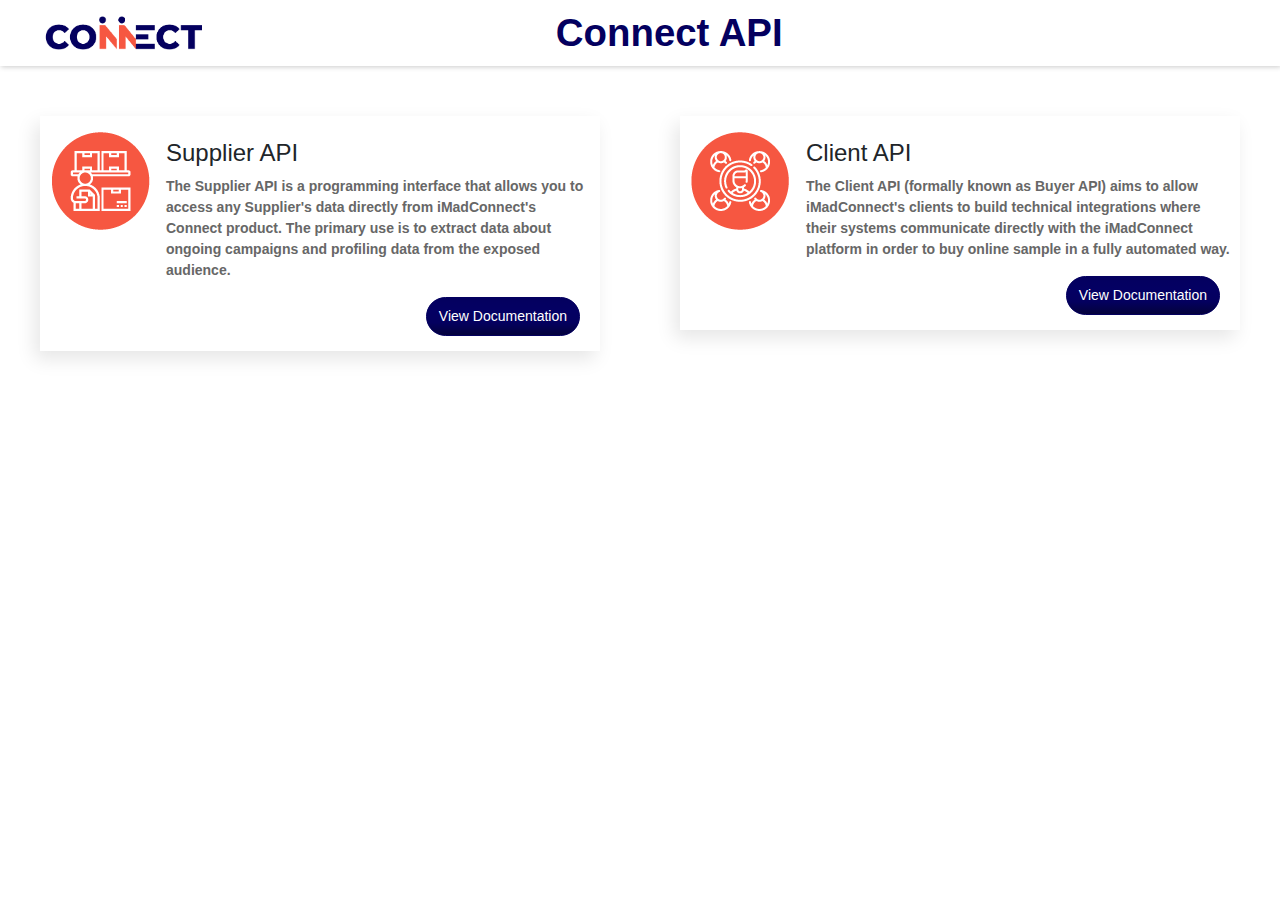
<file: index.html>
<!DOCTYPE html>
<html lang="en">
   <head>
      <title>Connect API</title>
      <meta charset="utf-8">
      <meta name="viewport" content="width=device-width, initial-scale=1">
      <link rel="stylesheet" href="css/apibootstrap.css">
      <script src="js/apijquery.js"></script>
      <script src="js/apipopper.js"></script>
      <script src="js/apibootstrap.js"></script>
      <link href="https://fonts.googleapis.com/css2?family=Roboto:wght@300;400;500;700&display=swap" rel="stylesheet">
      <link rel="stylesheet" href="css/apistyle.css">
      <link rel="shortcut icon" href="images/favicon.png" type="image/png">
   </head>
   <body>
      <section class="navMenu">
        <nav class="navbar navbar-expand-xl nav_area sticky">
            <div class="container-fluid">
                <div class="col-md-2 col-sm-12 logo">
                    <a href="index.html" class="apilogo">
                        <img src="images/logo.png" alt="logo" class="img-fluid img-responsive"> </a>
                </div>
                <div class="offset-md-3 col-md-7 col-sm-12">
                    <h2 class="splrapi"> Connect API </h2>
                </div>
            </div>
        </nav>
      </section>
      <div class="container-fluid btnWraps">
        <div class="row">
            <div class="col-md-6 col-sm-12">
                <div class="apiBtn">
                    <div class="media">
                        <img class="mr-3" src="images/supplier.png" alt="Supplier API image">
                        <div class="media-body">
                          <h4 class="mt-2">Supplier API</h4>
                          <p> The Supplier API is a programming interface that allows you to access any Supplier's data directly from iMadConnect's Connect product. The primary use is to extract data about ongoing campaigns and profiling data from the exposed audience. </p>
                          <div class="mt-3">
                            <a href="supplier.html" target="_blank" class="btn btn-primary">
                              View Documentation
                            </a>
                          </div>
                        </div>
                    </div>

                    <!-- <p> Lorem ipsum, or lipsum as it is sometimes known, is dummy text used in laying out print, graphic or web designs. </p>
                    <a href="index.html" target="_blank" class="btn btn-primary">
                        Supplier API 
                    </a> -->
                </div>
            </div>
            <div class="col-md-6 col-sm-12">
                <div class="apiBtn">
                    <div class="media">
                        <img class="mr-3" src="images/client.png" alt="Client API image">
                        <div class="media-body">
                          <h4 class="mt-2">Client API </h4>
                          <p> The Client API (formally known as Buyer API) aims to allow iMadConnect's clients to build technical integrations where their systems communicate directly with the iMadConnect platform in order to buy online sample in a fully automated way. </p>
                          <div class="mt-3">
                            <a href="client.html" target="_blank" class="btn btn-primary">
                                View Documentation
                            </a>
                          </div>
                        </div>
                    </div>
                </div>
            </div>
        </div>
      </div>
   </body>
</html>
</file>
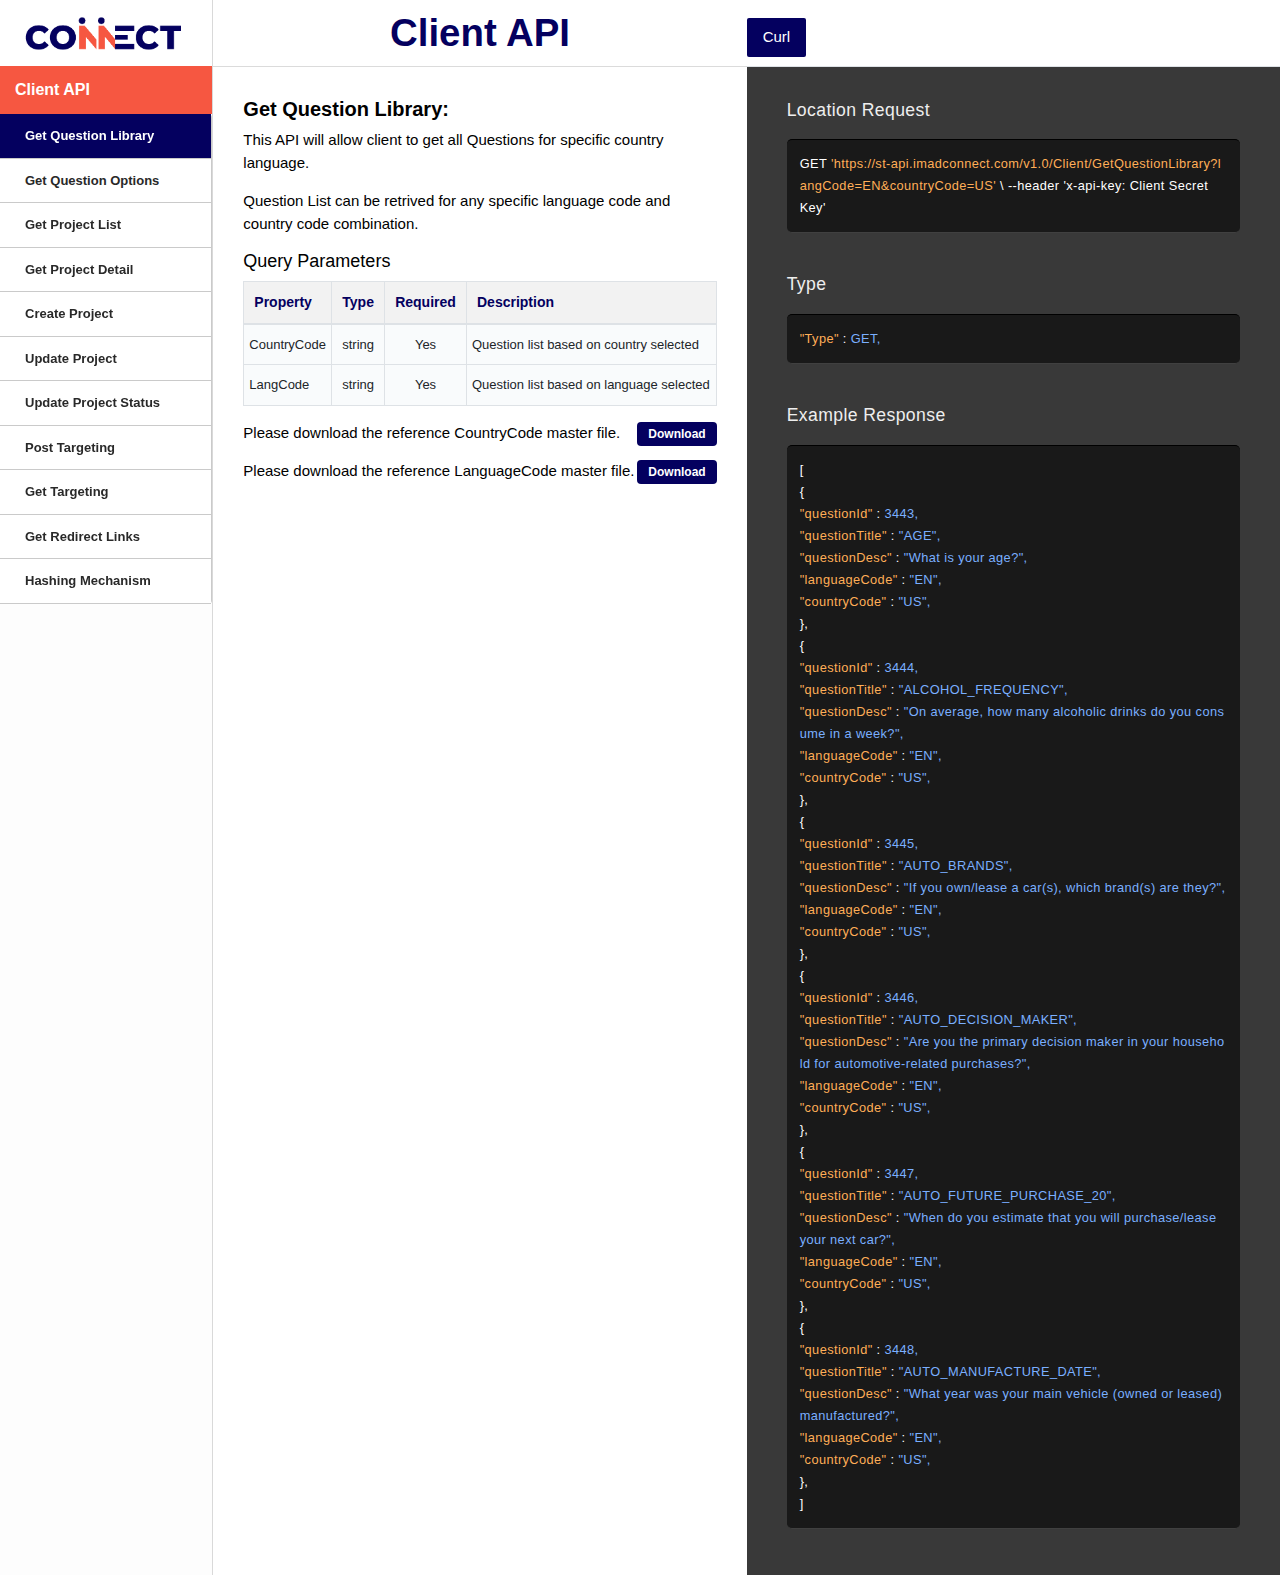
<file: client.html>
<!DOCTYPE html>
<html lang="en">
   <head>
      <title>Client API</title>
      <meta charset="utf-8">
      <meta name="viewport" content="width=device-width, initial-scale=1">
      <link rel="stylesheet" href="css/apibootstrap.css">
      <script src="js/apijquery.js"></script>
      <script src="js/apipopper.js"></script>
      <script src="js/apibootstrap.js"></script>
      <link href="https://fonts.googleapis.com/css2?family=Roboto:wght@300;400;500;700&display=swap" rel="stylesheet">
      <link rel="stylesheet" href="css/apistyle.css">
      <link rel="shortcut icon" href="images/favicon.png" type="image/png">
   </head>
   <body>
      <section class="apisctn">
         <div class="container-fluid">
            <div class="vertab-container">
               <div class="row ">
                  <div class="col-lg-2 col-md-2 col-sm-12">
                     <div class="row vertab-menu">
                        <div class="stickySide">
                            <a href="index.html" class="apilogo">
                            <img src="images/logo.png" alt="logo" class="img-fluid img-responsive"> </a>
                            <p class=" text-left leftsd-head"> Client API  </p	>
                            <div class="listScroll">
                                <div class="list-group">
                                    <a href="#" class="list-group-item text-left"> Get Question Library </a>
                                    <a href="#" class="list-group-item text-left"> Get Question Options </a>
                                    <a href="#" class="list-group-item text-left active"> Get Project List </a>
                                    <a href="#" class="list-group-item text-left"> Get Project Detail </a>
                                    <a href="#" class="list-group-item text-left"> Create Project </a>
                                    <a href="#" class="list-group-item text-left"> Update Project </a>
                                    <a href="#" class="list-group-item text-left"> Update Project Status </a>
                                    <a href="#" class="list-group-item text-left"> Post Targeting </a>
                                    <a href="#" class="list-group-item text-left"> Get Targeting </a>
                                   <!--  <a href="#" class="list-group-item text-left"> Get Project Quota </a>
                                    <a href="#" class="list-group-item text-left"> Get Country List </a> 
                                    <a href="#" class="list-group-item text-left"> Get Project Status </a>-->
                                    <!-- <a href="#" class="list-group-item text-left"> Get Project Statistics </a> -->
                                    <a href="#" class="list-group-item text-left"> Get Redirect Links </a>
                                    <a href="#" class="list-group-item text-left"> Hashing Mechanism </a>
                                </div>
                            </div>
                        </div>
                    </div>
                  </div>
                  <div id="accordion" class="col-lg-10 col-md-10 col-sm-12 vertab-accordion panel-group">
                    <div class="row">
                        <div class="vertab-content active">
                            <div class="col-lg-6 col-md-6 col-sm-12 midside-api">
                            <div class="panel-heading">
                                <h4 class="panel-title splrapi" data-toggle="collapse" data-parent="#accordion" data-target="#collapse12">
                                Client API
                                </h4>
                            </div>
                            <div id="collapse12" class="panel-collapse collapse">
                                <div class="panel-body">
                                    <h5> Get Question Library: </h5>
                                    <p> This API will allow client to get all Questions for specific country language. </p>
                                    <p> Question List can be retrived for any specific language code and country code combination.  </p>
                                    <!-- <p> Ex: <strong> GET 'https://st-api.imadconnect.com/GetQuestionLibrary?langCode=EN' \ --header 'x-api-key: Client Secret Key' </strong>  </p> -->
                                    <h3 class="subttl-table"> Query Parameters </h3>
                                    <div class="table-responsive">
                                        <table class="prameter-tbl table table-bordered">
                                        <thead>
                                            <tr>
                                                <th style="text-align:left;">Property</th>
                                                <th>Type</th>
                                                <th>Required</th>
                                                <th style="text-align:left;">Description</th>
                                            </tr>
                                        </thead>
                                        <tbody>
                                            <tr>
                                                <td style="text-align:left;">CountryCode </td>
                                                <td>string</td>
                                                <td>Yes</td>
                                                <td style="text-align:left;"> Question list based on country selected </td>
                                            </tr>
                                            <tr>
                                                <td style="text-align:left;">LangCode </td>
                                                <td>string</td>
                                                <td>Yes</td>
                                                <td style="text-align:left;"> Question list based on language selected </td>
                                            </tr>
                                        </tbody>
                                        </table>
                                    </div>
                                    <p> Please download the reference CountryCode master file. <a href="images/Country_Master.xlsx" class="btn btn-default dlLang"  target="_blank"> Download</a> </p>
                                    <p> Please download the reference LanguageCode master file. <a href="images/Language_Master.xlsx" class="btn btn-default dlLang"  target="_blank"> Download</a> </p>
                                </div>
                            </div>
                            </div>
                            <div class="col-lg-6 col-md-6 col-sm-12 p-0">
                            <div class=" rgtside-api">
                                <div class="righttabs">
                                    <ul id="tabs" class="nav nav-tabs" role="tablist">
                                        <li class="nav-item">
                                        <a id="tab-A" href="#pane12" class="nav-link active" data-toggle="tab" role="tab">Curl</a>
                                        </li>
                                    </ul>
                                    <div id="content" class="tab-content" role="tablist">
                                        <div id="pane12" class="tab-pane fade show active rgtcntnt" role="tabpanel" aria-labelledby="tab-A">
                                        <blockquote>
                                            <p class="dfntn">Location Request </p>
                                        </blockquote>
                                        <p class="highlight html">
                                            GET <span>'https://st-api.imadconnect.com/v1.0/Client/GetQuestionLibrary?langCode=EN&countryCode=US' </span> \ --header 'x-api-key: Client Secret Key'
                                        </p>
                                        <br>
                                        <blockquote>
                                            <p class="dfntn"> Type</p>
                                        </blockquote>
                                        <p class="highlight html">
                                            <span> "Type" </span>: <span class="txt2colr"> GET,<br> </span>
                                        </p>
                                        <br>
                                        <blockquote>
                                            <p class="dfntn">Example Response</p>
                                        </blockquote>
                                        <p class="highlight html">
                                            [<br>
                                                {<br>
                                                    <span>"questionId" </span>:<span class="txt2colr">  3443, </span> <br>
                                                    <span>"questionTitle" </span>:<span class="txt2colr">  "AGE", </span> <br>
                                                    <span>"questionDesc" </span>:<span class="txt2colr">  "What is your age?", </span> <br>
                                                    <span>"languageCode" </span>:<span class="txt2colr">  "EN", </span> <br>
                                                    <span>"countryCode" </span>:<span class="txt2colr">  "US", </span> <br>
                                                }, <br>
                                                {<br>
                                                    <span>"questionId" </span>:<span class="txt2colr">  3444, </span> <br>
                                                    <span>"questionTitle" </span>:<span class="txt2colr">  "ALCOHOL_FREQUENCY", </span> <br>
                                                    <span>"questionDesc" </span>:<span class="txt2colr">  "On average, how many alcoholic drinks do you consume in a week?", </span> <br>
                                                    <span>"languageCode" </span>:<span class="txt2colr">  "EN", </span> <br>
                                                    <span>"countryCode" </span>:<span class="txt2colr">  "US", </span> <br>
                                                }, <br>
                                                {<br>
                                                    <span>"questionId" </span>:<span class="txt2colr">  3445, </span> <br>
                                                    <span>"questionTitle" </span>:<span class="txt2colr">  "AUTO_BRANDS", </span> <br>
                                                    <span>"questionDesc" </span>:<span class="txt2colr">  "If you own/lease a car(s), which brand(s) are they?", </span> <br>
                                                    <span>"languageCode" </span>:<span class="txt2colr">  "EN", </span> <br>
                                                    <span>"countryCode" </span>:<span class="txt2colr">  "US", </span> <br>
                                                }, <br>
                                                {<br>
                                                    <span>"questionId" </span>:<span class="txt2colr">  3446, </span> <br>
                                                    <span>"questionTitle" </span>:<span class="txt2colr">  "AUTO_DECISION_MAKER", </span> <br>
                                                    <span>"questionDesc" </span>:<span class="txt2colr">  "Are you the primary decision maker in your household for automotive-related purchases?", </span> <br>
                                                    <span>"languageCode" </span>:<span class="txt2colr">  "EN", </span> <br>
                                                    <span>"countryCode" </span>:<span class="txt2colr">  "US", </span> <br>
                                                }, <br>
                                                {<br>
                                                    <span>"questionId" </span>:<span class="txt2colr">  3447, </span> <br>
                                                    <span>"questionTitle" </span>:<span class="txt2colr">  "AUTO_FUTURE_PURCHASE_20", </span> <br>
                                                    <span>"questionDesc" </span>:<span class="txt2colr">  "When do you estimate that you will purchase/lease your next car?", </span> <br>
                                                    <span>"languageCode" </span>:<span class="txt2colr">  "EN", </span> <br>
                                                    <span>"countryCode" </span>:<span class="txt2colr">  "US", </span> <br>
                                                }, <br>
                                                {<br>
                                                    <span>"questionId" </span>:<span class="txt2colr">  3448, </span> <br>
                                                    <span>"questionTitle" </span>:<span class="txt2colr">  "AUTO_MANUFACTURE_DATE", </span> <br>
                                                    <span>"questionDesc" </span>:<span class="txt2colr">  "What year was your main vehicle (owned or leased) manufactured?", </span> <br>
                                                    <span>"languageCode" </span>:<span class="txt2colr">  "EN", </span> <br>
                                                    <span>"countryCode" </span>:<span class="txt2colr">  "US", </span> <br>
                                                }, <br>
                                            ]<br>
                                        </p>
                                        </div>
                                    </div>
                                </div>
                            </div>
                            </div>
                        </div>
                        <div class="vertab-content">
                            <div class="col-lg-6 col-md-6 col-sm-12 midside-api">
                            <div class="panel-heading">
                                <h4 class="panel-title splrapi" data-toggle="collapse" data-parent="#accordion" data-target="#collapse13">
                                Client API
                                </h4>
                            </div>
                            <div id="collapse13" class="panel-collapse collapse">
                                <div class="panel-body">
                                    <h5>  Get Question Options: </h5>
                                    <p> This API will allow client to get all Question Options for specific question. </p>
                                </div>
                            </div>
                            </div>
                            <div class="col-lg-6 col-md-6 col-sm-12 p-0">
                            <div class=" rgtside-api">
                                <div class="righttabs">
                                    <ul id="tabs" class="nav nav-tabs" role="tablist">
                                        <li class="nav-item">
                                        <a id="tab-A" href="#pane13" class="nav-link active" data-toggle="tab" role="tab">Curl</a>
                                        </li>
                                    </ul>
                                    <div id="content" class="tab-content" role="tablist">
                                        <div id="pane13" class="tab-pane fade show active rgtcntnt" role="tabpanel" aria-labelledby="tab-A">
                                        <blockquote>
                                            <p class="dfntn">Location Request </p>
                                        </blockquote>
                                        <p class="highlight html">
                                            GET <span>'https://st-api.imadconnect.com/v1.0/Client/GetQuestionOptions?id=3465' </span> \ --header 'x-api-key: Client Secret Key'
                                        </p>
                                        <br>
                                        <blockquote>
                                            <p class="dfntn"> Type</p>
                                        </blockquote>
                                        <p class="highlight html">
                                            <span> "Type" </span>: <span class="txt2colr"> GET,<br> </span>
                                        </p>
                                        <br>
                                        <blockquote>
                                            <p class="dfntn">Example Response</p>
                                        </blockquote>
                                        <p class="highlight html">
                                            [<br>
                                                {<br>
                                                    <span>"optionId" </span>:<span class="txt2colr">  52116, </span> <br>
                                                    <span>"questionId" </span>:<span class="txt2colr">  3465, </span> <br>
                                                    <span>"optionText" </span>:<span class="txt2colr">  "Administration/General Staff", </span> <br>
                                                    <span>"order" </span>:<span class="txt2colr">  0, </span> <br>
                                                    <span>"languageCode" </span>:<span class="txt2colr">  "EN", </span> <br>
                                                }, <br>
                                                {<br>
                                                    <span>"optionId" </span>:<span class="txt2colr">  52117, </span> <br>
                                                    <span>"questionId" </span>:<span class="txt2colr">  3465, </span> <br>
                                                    <span>"optionText" </span>:<span class="txt2colr">  "Customer Service/Client Service", </span> <br>
                                                    <span>"order" </span>:<span class="txt2colr">  0, </span> <br>
                                                    <span>"languageCode" </span>:<span class="txt2colr">  "EN", </span> <br>
                                                }, <br>
                                                {<br>
                                                    <span>"optionId" </span>:<span class="txt2colr">  52118, </span> <br>
                                                    <span>"questionId" </span>:<span class="txt2colr">  3465, </span> <br>
                                                    <span>"optionText" </span>:<span class="txt2colr">  "Executive Leadership", </span> <br>
                                                    <span>"order" </span>:<span class="txt2colr">  0, </span> <br>
                                                    <span>"languageCode" </span>:<span class="txt2colr">  "EN", </span> <br>
                                                }, <br>
                                                {<br>
                                                    <span>"optionId" </span>:<span class="txt2colr">  52119, </span> <br>
                                                    <span>"questionId" </span>:<span class="txt2colr">  3465, </span> <br>
                                                    <span>"optionText" </span>:<span class="txt2colr">  "Finance/Accounting", </span> <br>
                                                    <span>"order" </span>:<span class="txt2colr">  0, </span> <br>
                                                    <span>"languageCode" </span>:<span class="txt2colr">  "EN", </span> <br>
                                                }, <br>
                                                {<br>
                                                    <span>"optionId" </span>:<span class="txt2colr">  52120, </span> <br>
                                                    <span>"questionId" </span>:<span class="txt2colr">  3465, </span> <br>
                                                    <span>"optionText" </span>:<span class="txt2colr">  "Human Resources", </span> <br>
                                                    <span>"order" </span>:<span class="txt2colr">  0, </span> <br>
                                                    <span>"languageCode" </span>:<span class="txt2colr">  "EN", </span> <br>
                                                }, <br>
                                            ]<br>
                                        </p>
                                        </div>
                                    </div>
                                </div>
                            </div>
                            </div>
                        </div>
                        <div class="vertab-content">
                            <div class="col-lg-6 col-md-6 col-sm-12 midside-api">
                            <div class="panel-heading">
                                <h4 class="panel-title splrapi" data-toggle="collapse" data-parent="#accordion" data-target="#collapse1">
                                    Client API
                                </h4>
                            </div>
                            <div id="collapse1" class="panel-collapse collapse">
                                <div class="panel-body">
                                    <h5> Get Project List:	</h5>
                                    <p> This API will allow client(s) to see all mapped project linked to them. </p>
                                </div>
                            </div>
                            </div>
                            <div class="col-lg-6 col-md-6 col-sm-12 p-0">
                            <div class=" rgtside-api">
                                <div class="righttabs">
                                    <ul id="tabs" class="nav nav-tabs" role="tablist">
                                        <li class="nav-item">
                                        <a id="tab-A" href="#pane-A" class="nav-link active" data-toggle="tab" role="tab">Curl</a>
                                        <!-- </li>
                                        <li class="nav-item">
                                        <a id="tab-B" href="#pane-B" class="nav-link" data-toggle="tab" role="tab">PHP</a>
                                        </li>
                                        <li class="nav-item">
                                        <a id="tab-C" href="#pane-C" class="nav-link" data-toggle="tab" role="tab">Node.js</a>
                                        </li> -->
                                    </ul>
                                    <div id="content" class="tab-content" role="tablist">
                                        <div id="pane-A" class="tab-pane fade show active rgtcntnt" role="tabpanel" aria-labelledby="tab-A">
                                        <blockquote>
                                            <p class="dfntn">Definition</p>
                                        </blockquote>
                                        <p class="highlight html">
                                            GET <span>'https://st-api.imadconnect.com/v1.0/Client/GetProjectList' </span> \ --header 'x-api-key:
                                            &lt; Key Provided to you &gt;
                                        </p>
                                        <br>
                                        <blockquote>
                                            <p class="dfntn"> Type</p>
                                        </blockquote>
                                        <p class="highlight html">
                                            <span> "Type" </span>: <span class="txt2colr"> GET,<br> </span>
                                        </p>
                                        <br>
                                        <blockquote>
                                            <p class="dfntn">Example Response</p>
                                        </blockquote>
                                        <p class="highlight html">
                                            [<br>
                                            {<br>
                                            <span>"projectId" </span>:<span class="txt2colr">  50096, </span> <br>
                                            <span>"projectCode" </span>:<span class="txt2colr">  "IMR12086", </span> <br>
                                            <span>"projectDescription" </span>:<span class="txt2colr">  null, </span> <br>
                                            <span>"projectName" </span>:<span class="txt2colr">  "facebook usage statistics", </span> <br>
                                            <span>"clientName" </span>:<span class="txt2colr">  null, </span> <br>
                                            <span>"projectFlag" </span>:<span class="txt2colr">  "1", </span> <br>
                                            <span>"projectType" </span>:<span class="txt2colr">  S, </span> <br>
                                            <span>"parentProjectId" </span>:<span class="txt2colr">  null, </span> <br>
                                            <span>"projectCategory" </span>:<span class="txt2colr">  "Consumer", </span> <br>
                                            <span>"startDate" </span>:<span class="txt2colr">  null, </span> <br>
                                            <span>"endDate" </span>:<span class="txt2colr">  null, </span> <br>
                                            <span>"countryName" </span>:<span class="txt2colr">  "U.S. Virgin Islands ", </span> <br>
                                            <span>"lOI" </span>:<span class="txt2colr">  null, </span> <br>
                                            <span>"projectCategory" </span>:<span class="txt2colr">  "Consumer", </span> <br>
                                            <span>"isPreScreen" </span>:<span class="txt2colr">  "true", </span> <br>
                                            <span>"sampleSize" </span>:<span class="txt2colr">  "300", </span> <br>
                                            <span>"ir" </span>:<span class="txt2colr">  "80.00", </span> <br>
                                            <span>"respondentClickQuota" </span>:<span class="txt2colr">  "600", </span> <br>
                                            <!-- <span>"isActive" </span>:<span class="txt2colr">  null, </span> <br> -->
                                            <span>"isExclude" </span>:<span class="txt2colr">  null, </span> <br>
                                            <span>"isMultiLink" </span>:<span class="txt2colr">  null, </span> <br>
                                            <span>"isReContact" </span>:<span class="txt2colr">  null, </span> <br>
                                            <span>"isGeoLocation" </span>:<span class="txt2colr">  null, </span> <br>
                                            <span>"complete" </span>:<span class="txt2colr">  "10", </span> <br>
                                            <span>"terminate" </span>:<span class="txt2colr">  "3", </span> <br>
                                            <span>"overQuota" </span>:<span class="txt2colr">  "1", </span> <br>
                                            <span>"qualityTerm" </span>:<span class="txt2colr">  "1", </span> <br>
                                            <span>"dropout" </span>:<span class="txt2colr">  "1", </span> <br>
                                            <span>"lastComplete" </span>:<span class="txt2colr">  "2021-03-04T11:30:14.843", </span> <br>
                                            <span>"remainingSample" </span>:<span class="txt2colr">  "990", </span> <br>
                                            <span>"remainingClick" </span>:<span class="txt2colr">  "-10", </span> <br>
                                            <span>"fieldloi" </span>:<span class="txt2colr">  "1", </span> <br>
                                            <span>"fieldIR" </span>:<span class="txt2colr">  null, </span> <br>
                                            <span>"conversion" </span>:<span class="txt2colr">  "55.56 %", </span> <br>
                                            <span>"dropRate" </span>:<span class="txt2colr">  "5.56 %", </span> <br>
                                            <span>"cpi" </span>:<span class="txt2colr">  "1.50", </span> <br>
                                            },<br><br>
                                            
                                            {<br>
                                                <span>"projectId" </span>:<span class="txt2colr">  50098, </span> <br>
                                                <span>"projectCode" </span>:<span class="txt2colr">  "IMR12098", </span> <br>
                                                <span>"projectDescription" </span>:<span class="txt2colr">  null, </span> <br>
                                                <span>"projectName" </span>:<span class="txt2colr">  "Social media statistics", </span> <br>
                                                <span>"clientName" </span>:<span class="txt2colr">  null, </span> <br>
                                                <span>"projectFlag" </span>:<span class="txt2colr">  "1", </span> <br>
                                                <span>"projectType" </span>:<span class="txt2colr">  S, </span> <br>
                                                <span>"parentProjectId" </span>:<span class="txt2colr">  null, </span> <br>
                                                <span>"projectCategory" </span>:<span class="txt2colr">  "Consumer", </span> <br>
                                                <span>"startDate" </span>:<span class="txt2colr">  null, </span> <br>
                                                <span>"endDate" </span>:<span class="txt2colr">  null, </span> <br>
                                                <span>"countryName" </span>:<span class="txt2colr">  "U.S. Virgin Islands ", </span> <br>
                                                <span>"lOI" </span>:<span class="txt2colr">  null, </span> <br>
                                                <span>"projectCategory" </span>:<span class="txt2colr">  "Consumer", </span> <br>
                                                <span>"isPreScreen" </span>:<span class="txt2colr">  "true", </span> <br>
                                                <span>"sampleSize" </span>:<span class="txt2colr">  "300", </span> <br>
                                                <span>"ir" </span>:<span class="txt2colr">  "80.00", </span> <br>
                                                <span>"respondentClickQuota" </span>:<span class="txt2colr">  "600", </span> <br>
                                                <!-- <span>"isActive" </span>:<span class="txt2colr">  null, </span> <br> -->
                                                <span>"isExclude" </span>:<span class="txt2colr">  null, </span> <br>
                                                <span>"isMultiLink" </span>:<span class="txt2colr">  null, </span> <br>
                                                <span>"isReContact" </span>:<span class="txt2colr">  null, </span> <br>
                                                <span>"isGeoLocation" </span>:<span class="txt2colr">  null, </span> <br>
                                                <span>"complete" </span>:<span class="txt2colr">  "10", </span> <br>
                                                <span>"terminate" </span>:<span class="txt2colr">  "3", </span> <br>
                                                <span>"overQuota" </span>:<span class="txt2colr">  "1", </span> <br>
                                                <span>"qualityTerm" </span>:<span class="txt2colr">  "1", </span> <br>
                                                <span>"dropout" </span>:<span class="txt2colr">  "1", </span> <br>
                                                <span>"lastComplete" </span>:<span class="txt2colr">  "2021-03-04T11:30:14.843", </span> <br>
                                                <span>"remainingSample" </span>:<span class="txt2colr">  "990", </span> <br>
                                                <span>"remainingClick" </span>:<span class="txt2colr">  "-10", </span> <br>
                                                <span>"fieldloi" </span>:<span class="txt2colr">  "1", </span> <br>
                                                <span>"fieldIR" </span>:<span class="txt2colr">  null, </span> <br>
                                                <span>"conversion" </span>:<span class="txt2colr">  "55.56 %", </span> <br>
                                                <span>"dropRate" </span>:<span class="txt2colr">  "5.56 %", </span> <br>
                                                <span>"cpi" </span>:<span class="txt2colr">  "1.50", </span> <br>
                                                },<br><br>
                                        
                                            {<br>
                                                <span>"projectId" </span>:<span class="txt2colr">  50098, </span> <br>
                                                <span>"parentProjectId" </span>:<span class="txt2colr">  null, </span> <br>
                                                <span>"projectType" </span>:<span class="txt2colr">  S, </span> <br>
                                                <span>"projectCode" </span>:<span class="txt2colr">  "IMR12086", </span> <br>
                                                <span>"projectName" </span>:<span class="txt2colr">  "facebook usage statistics", </span> <br>
                                                <span>"projectCategory" </span>:<span class="txt2colr">  "Consumer", </span> <br>
                                                <span>"clientName" </span>:<span class="txt2colr">  null, </span> <br>
                                                <span>"startDate" </span>:<span class="txt2colr">  null, </span> <br>
                                                <span>"endDate" </span>:<span class="txt2colr">  null, </span> <br>
                                                <span>"lastComplete" </span>:<span class="txt2colr">  "2021-03-04T11:30:14.843", </span> <br>
                                                <span>"cpi" </span>:<span class="txt2colr">  "1.50", </span> <br>
                                                <span>"respondentClickQuota" </span>:<span class="txt2colr">  null, </span> <br>
                                                <span>"remainingClick" </span>:<span class="txt2colr">  "-10", </span> <br>
                                                <span>"fieldloi" </span>:<span class="txt2colr">  "1", </span> <br>
                                                <span>"fieldIR" </span>:<span class="txt2colr">  null, </span> <br>
                                                <span>"isPreScreen" </span>:<span class="txt2colr">  "true", </span> <br>
                                                <span>"isMultiLink" </span>:<span class="txt2colr">  null, </span> <br>
                                                <span>"isReContact" </span>:<span class="txt2colr">  null, </span> <br>
                                                <span>"isExclude" </span>:<span class="txt2colr">  null, </span> <br>
                                                <span>"sampleSize" </span>:<span class="txt2colr">  null, </span> <br>
                                                <span>"projectDescription" </span>:<span class="txt2colr">  null, </span> <br>
                                                <span>"isActive" </span>:<span class="txt2colr">  null, </span> <br>
                                                <span>"remainingSample" </span>:<span class="txt2colr">  "990", </span> <br>
                                                <span>"complete" </span>:<span class="txt2colr">  "10", </span> <br>
                                                <span>"terminate" </span>:<span class="txt2colr">  "3", </span> <br>
                                                <span>"overQuota" </span>:<span class="txt2colr">  "1", </span> <br>
                                                <span>"dropout" </span>:<span class="txt2colr">  "1", </span> <br>
                                                <span>"lOI" </span>:<span class="txt2colr">  null, </span> <br>
                                                <span>"iR" </span>:<span class="txt2colr">  "61.11 %", </span> <br>
                                                <span>"conversion" </span>:<span class="txt2colr">  "55.56 %", </span> <br>
                                                <span>"dropRate" </span>:<span class="txt2colr">  "5.56 %", </span> <br>
                                                <span>"projectStats" </span>:<span class="txt2colr">  "1" </span> <br>
                                                
                                                },<br><br>
                                                ]
                                                    
                                        </p>
                                        </div>
                                    </div>
                                </div>
                            </div>
                            </div>
                            <!--col-6 clse-->
                        </div>
                        <div class="vertab-content">
                            <div class="col-lg-6 col-md-6 col-sm-12 midside-api">
                            <div class="panel-heading">
                                <h4 class="panel-title splrapi" data-toggle="collapse" data-parent="#accordion" data-target="#collapse3">
                                Client API
                                </h4>
                            </div>
                            <div id="collapse3" class="panel-collapse collapse">
                                <div class="panel-body">
                                    <h5> Get Project Details: </h5>
                                    <p>This API will allow client(s) to get the project details for the particular mapped project. </p>
                                    <h3 class="subttl-table"> Query Parameters </h3>
                                    <div class="table-responsive">
                                        <table class="prameter-tbl table table-bordered">
                                        <thead>
                                            <tr>
                                                <th>Property</th>
                                                <th>Type</th>
                                                <th>Required</th>
                                                <th>Description</th>
                                            </tr>
                                        </thead>
                                        <tbody>
                                            <tr>
                                                <td>ProjectId </td>
                                                <td>Integer</td>
                                                <td>Yes</td>
                                                <td>Project Id of particular Project</td>
                                            </tr>
                                        </tbody>
                                        </table>
                                    </div>
                                </div>
                            </div>
                            </div>
                            <div class="col-lg-6 col-md-6 col-sm-12 p-0">
                            <div class=" rgtside-api">
                                <div class="righttabs">
                                    <ul id="tabs" class="nav nav-tabs" role="tablist">
                                        <li class="nav-item">
                                        <a id="tab-A" href="#pane-5" class="nav-link active" data-toggle="tab" role="tab">Curl</a>
                                        </li>
                                        <!-- <li class="nav-item">
                                        <a id="tab-B" href="#pane-6" class="nav-link" data-toggle="tab" role="tab">PHP</a>
                                        </li>
                                        <li class="nav-item">
                                        <a id="tab-C" href="#pane-7" class="nav-link" data-toggle="tab" role="tab">Node.js</a>
                                        </li> -->
                                    </ul>
                                    <div id="content" class="tab-content" role="tablist">
                                        <div id="pane-5" class="tab-pane fade show active rgtcntnt" role="tabpanel" aria-labelledby="tab-A">
                                        <blockquote>
                                            <p class="dfntn">Location Request </p>
                                        </blockquote>
                                        <p class="highlight html">
                                            GET <span>'https://st-api.imadconnect.com/v1.0/Client/GetProjectDetails?ProjectId=50228' </span> \ --header 'x-api-key: Key Provided to you'
                                        </p>
                                        <br>
                                        <blockquote>
                                            <p class="dfntn"> Type</p>
                                        </blockquote>
                                        <p class="highlight html">
                                            <span> "Type" </span>: <span class="txt2colr"> GET,<br> </span>
                                        </p>
                                        <br>
                                        <blockquote>
                                            <p class="dfntn">Example Response</p>
                                        </blockquote>
                                        <p class="highlight html">
                                            {<br>
                                            <span>"projectId" </span>:<span class="txt2colr">  50096, </span> <br>
                                            <span>"projectCode" </span>:<span class="txt2colr">  "IMR12086", </span> <br>
                                            <span>"projectName" </span>:<span class="txt2colr">  "facebook usage statistics", </span> 
                                            <span>"projectDescription" </span>:<span class="txt2colr">  "Facebook Demographic Statistics: How Many population uses Facebook every month", </span> <br>
                                            <span>"countryName" </span>:<span class="txt2colr">  "India", </span> <br>
                                            <span>"countryCode" </span>:<span class="txt2colr">  "IN", </span> <br>
                                            <span>"loi" </span>:<span class="txt2colr">  "4", </span> <br>
                                            <span>"sampleSize" </span>:<span class="txt2colr">  1000, </span> <br>
                                            <span>"startDate" </span>:<span class="txt2colr">  "2021-03-04T00:00:00", </span> <br>
                                            <span>"endDate" </span>:<span class="txt2colr">  "2021-03-31T00:00:00", </span> <br>
                                            <span>"ir" </span>:<span class="txt2colr">  "80.00", </span> <br>
                                            <span>"respondentClickQuota" </span>:<span class="txt2colr">  "0", </span> <br>
                                            <span>"projectCPI" </span>:<span class="txt2colr">  "0", </span> <br> 
                                            <span>"singleLinkUrl" </span>:<span class="txt2colr">  "http://connect.teamarcs.com/TestSurvey/Index?uid=[identifier]", </span> <br>
                                            <span>"singleLinkUrlTest" </span>:<span class="txt2colr">  "http://connect.teamarcs.com/TestSurvey/Index?uid=[identifier]&test=1", </span> <br>
                                            <span>"isPreScreen" </span>:<span class="txt2colr">  "true", </span> <br>
                                            <span>"isDynamicThanksUrl" </span>:<span class="txt2colr">  "false", </span> <br>
                                            <span>"isCollectPII" </span>:<span class="txt2colr">  "false", </span> <br>
                                            <span>"isExclude" </span>:<span class="txt2colr">  "false", </span> <br>
                                            <span>"isReContact" </span>:<span class="txt2colr">  null, </span> <br>
                                            <span>"isMultiLinkUrl" </span>:<span class="txt2colr">  "false", </span> <br>
                                            <span>"isMobile" </span>:<span class="txt2colr">  "true", </span> <br>
                                            <span>"isTablet" </span>:<span class="txt2colr">  "true", </span> <br>
                                            <span>"isDesktop" </span>:<span class="txt2colr">  "true", </span> <br>
                                            <!-- <span>"isActive" </span>:<span class="txt2colr">  "false", </span> <br> -->
                                            <span>"projectFlag" </span>:<span class="txt2colr">  1, </span> <br>
                                            <span>"sid" </span>:<span class="txt2colr">  "0", </span> <br>
                                            <span>"projectType" </span>:<span class="txt2colr">  "S", </span> <br>
                                            <span>"languageName" </span>:<span class="txt2colr">  "English", </span> <br>
                                            <span>"currencyCode" </span>:<span class="txt2colr">  "USD", </span> <br>
                                            <span>"projectCategory" </span>:<span class="txt2colr">  "Consumer", </span> <br><br>
                                            <span>"complete" </span>:<span class="txt2colr">  "10", </span> <br>
                                            <span>"terminate" </span>:<span class="txt2colr">  3, </span> <br>
                                            <span>"overQuota" </span>:<span class="txt2colr">  1, </span> <br>
                                            <span>"dropout" </span>:<span class="txt2colr">  1, </span> <br>
                                            <span>"lastComplete" </span>:<span class="txt2colr">  "2021-03-04T11:30:14.843", </span> <br>
                                            <span>"remainingSample" </span>:<span class="txt2colr">  990, </span> <br>
                                            <span>"remainingClicks" </span>:<span class="txt2colr">  null, </span> <br>
                                            <span>"fieldLOI" </span>:<span class="txt2colr">  1, </span> <br>
                                            <span>"fieldIR" </span>:<span class="txt2colr">  "61.11 %", </span> <br>
                                            <span>"conversion" </span>:<span class="txt2colr">  "55.56 %", </span> <br>
                                            <span>"dropRate" </span>:<span class="txt2colr">  "5.56 %", </span> <br>


                                            
                                            }
                                        </p>
                                        </div>
                                    </div>
                                </div>
                            </div>
                            </div>
                        </div>
                        <div class="vertab-content">
                            <div class="col-lg-6 col-md-6 col-sm-12 midside-api">
                            <div class="panel-heading">
                                <h4 class="panel-title splrapi" data-toggle="collapse" data-parent="#accordion" data-target="#collapse4">
                                Client API
                                </h4>
                            </div>
                            <div id="collapse4" class="panel-collapse collapse">
                                <div class="panel-body">
                                    <h5> Create Project: </h5>
                                    <p> This API will allow client(s) to create projects. </p>
                                    <p> Please download the reference master file for assigning CountryId, LanguageId, CurrencyCode & ProjectCategoryId. <a href="images/Master.xlsx" class="btn btn-default dlLang" target="_blank"> Download</a> </p>
                                    <!-- <p> While creating project following Optional Body Parameters can be set: </p> -->
                                    <!-- <p> <strong>  "IsPrescreen, <br>  IsDynamicThanksUrl, <br> IsExclude,<br>  IsCollectPii, <br>  SingleLinkUrlTest."  </strong></p> -->
                                    <h3 class="subttl-table"> Required Body Parameters: </h3>
                                    <div class="table-responsive">
                                        <table class="prameter-tbl table table-bordered">
                                        <thead>
                                            <tr>
                                                <th style="text-align:center;">Property</th>
                                                <th style="text-align:center;">Type</th>
                                                <th style="text-align:center;">Required </th>
                                            </tr>
                                        </thead>
                                        <tbody>
                                            <tr>
                                                <td style="text-align:center;">ProjectName </td>
                                                <td style="text-align:center;">String</td>
                                                <td style="text-align:center;"> Yes </td>
                                            </tr>
                                            <tr>
                                                <td style="text-align:center;">ProjectManager </td>
                                                <td style="text-align:center;">String</td>
                                                <td style="text-align:center;"> Yes </td>
                                            </tr>
                                            <tr>
                                                <td style="text-align:center;">CountryCode </td>
                                                <td style="text-align:center;">String</td>
                                                <td style="text-align:center;"> Yes </td>
                                            </tr>
                                            <tr>
                                                <td style="text-align:center;">LanguageCode </td>
                                                <td style="text-align:center;">String</td>
                                                <td style="text-align:center;"> Yes </td>
                                            </tr>
                                            <tr>
                                                <td style="text-align:center;">ProjectCategoryId </td>
                                                <td style="text-align:center;">Integer</td>
                                                <td style="text-align:center;"> Yes </td>
                                            </tr>
                                            <tr>
                                                <td style="text-align:center;">ProjectDescription </td>
                                                <td style="text-align:center;">String</td>
                                                <td style="text-align:center;"> No </td>
                                            </tr>
                                            <tr>
                                                <td style="text-align:center;">Loi </td>
                                                <td style="text-align:center;">Decimal</td>
                                                <td style="text-align:center;"> Yes </td>
                                            </tr>
                                            <tr>
                                                <td style="text-align:center;">Ir </td>
                                                <td style="text-align:center;">Decimal</td>
                                                <td style="text-align:center;"> Yes </td>
                                            </tr>
                                            <tr>
                                                <td style="text-align:center;">SampleSize </td>
                                                <td style="text-align:center;">Integer</td>
                                                <td style="text-align:center;"> Yes </td>
                                            </tr>
                                            <tr>
                                                <td style="text-align:center;">RespondentClickQuota </td>
                                                <td style="text-align:center;">Integer</td>
                                                <td style="text-align:center;"> Yes </td>
                                            </tr>
                                            <tr>
                                                <td style="text-align:center;">CurrencyCode </td>
                                                <td style="text-align:center;">String</td>
                                                <td style="text-align:center;"> Yes </td>
                                            </tr>
                                            <tr>
                                                <td style="text-align:center;">Cpi</td>
                                                <td style="text-align:center;">Decimal</td>
                                                <td style="text-align:center;"> Yes </td>
                                            </tr>
                                            <tr>
                                                <td style="text-align:center;">StartDate </td>
                                                <td style="text-align:center;">Date</td>
                                                <td style="text-align:center;"> Yes </td>
                                            </tr>
                                            <tr>
                                                <td style="text-align:center;">EndDate </td>
                                                <td style="text-align:center;">Date</td>
                                                <td style="text-align:center;"> Yes </td>
                                            </tr>
                                            <tr>
                                                <td style="text-align:center;">SingleLinkUrl </td>
                                                <td style="text-align:center;">String</td>
                                                <td style="text-align:center;"> Yes </td>
                                            </tr>
                                            <tr>
                                                <td style="text-align:center;">SingleLinkUrlTest </td>
                                                <td style="text-align:center;">String</td>
                                                <td style="text-align:center;"> Yes </td>
                                            </tr>
                                            <tr>
                                                <td style="text-align:center;">IsMobile </td>
                                                <td style="text-align:center;">Bool</td>
                                                <td style="text-align:center;"> No (Default value will be true) </td>
                                            </tr>
                                            <tr>
                                                <td style="text-align:center;">IsTablet </td>
                                                <td style="text-align:center;">Bool</td>
                                                <td style="text-align:center;"> No (Default value will be true) </td>
                                            </tr>
                                            <tr>
                                                <td style="text-align:center;">IsDesktop </td>
                                                <td style="text-align:center;">Bool</td>
                                                <td style="text-align:center;"> No (Default value will be true) </td>
                                            </tr>
                                        </tbody>
                                        </table>
                                    </div>
                                    <!-- <p> Refer following Currency table to populate CurrencyCode: </p>
                                    <div class="table-responsive">
                                        <table class="prameter-tbl table table-bordered">
                                        <thead>
                                            <tr>
                                                <th>CurrencyCode</th>
                                                <th>CurrencyName</th>
                                            </tr>
                                        </thead>
                                        <tbody>
                                            <tr>
                                                <td> 1  </td>
                                                <td> USD </td>
                                            </tr>
                                            <tr>
                                                <td> 2  </td>
                                                <td> INR </td>
                                            </tr>
                                            <tr>
                                                <td> 3  </td>
                                                <td> EUR </td>
                                            </tr>
                                            <tr>
                                                <td> 4  </td>
                                                <td> GBP </td>
                                            </tr>
                                            <tr>
                                                <td> 5  </td>
                                                <td> AUD </td>
                                            </tr>
                                            <tr>
                                                <td> 6  </td>
                                                <td> CAD </td>
                                            </tr>
                                            <tr>
                                                <td> 7  </td>
                                                <td> SGD </td>
                                            </tr>
                                        </tbody>
                                        </table>
                                    </div> -->
                                </div>
                            </div>
                            </div>
                            <div class="col-lg-6 col-md-6 col-sm-12 p-0">
                            <div class=" rgtside-api">
                                <div class="righttabs">
                                    <ul id="tabs" class="nav nav-tabs" role="tablist">
                                        <li class="nav-item">
                                        <a id="tab-A" href="#pane10" class="nav-link active" data-toggle="tab" role="tab">Curl</a>
                                        </li>
                                    </ul>
                                    <div id="content" class="tab-content" role="tablist">
                                        <div id="pane10" class="tab-pane fade show active rgtcntnt" role="tabpanel" aria-labelledby="tab-A">
                                        <blockquote>
                                            <p class="dfntn">Location Request </p>
                                        </blockquote>
                                        <p class="highlight html">
                                            POST <span>'https://st-api.imadconnect.com/v1.0/Client/CreateProject' </span> \ --header 'x-api-key: Client Secret Key'
                                        </p>
                                        <br>
                                        <blockquote>
                                            <p class="dfntn"> Type</p>
                                        </blockquote>
                                        <p class="highlight html">
                                            <span> "Type" </span>: <span class="txt2colr"> POST,<br> </span>
                                        </p>
                                        <br>
                                        <blockquote>
                                            <p class="dfntn">Body</p>
                                        </blockquote>
                                        <p class="highlight html">
                                            {<br>
                                            <span>"projectName" </span>:<span class="txt2colr">  "TestClientAPI", </span> <br>
                                            <span>"projectManager" </span>:<span class="txt2colr">  "TestManager", </span> <br>
                                            <span>"CountryCode" </span>:<span class="txt2colr">  "US", </span> <br>
                                            <span>"LanguageCode" </span>:<span class="txt2colr">  "EN", </span> <br>
                                            <span>"ProjectCategoryId" </span>:<span class="txt2colr">  3, </span> <br>
                                            <span>"ProjectDescription" </span>:<span class="txt2colr"> Test Note, </span> <br>
                                            <span>"Loi" </span>:<span class="txt2colr">  1, </span> <br>
                                            <span>"Ir" </span>:<span class="txt2colr">  2.36, </span> <br>
                                            <span>"SampleSize" </span>:<span class="txt2colr">  100, </span> <br>
                                            <span>"RespondentClickQuota" </span>:<span class="txt2colr">  500, </span> <br>
                                            <span>"CurrencyCode" </span>:<span class="txt2colr">  "2", </span> <br>
                                            <span>"Cpi" </span>:<span class="txt2colr">  2.37, </span> <br>
                                            <span>"StartDate" </span>:<span class="txt2colr">  "2021-04-07", </span> <br>
                                            <span>"EndDate" </span>:<span class="txt2colr">  "2021-04-22", </span> <br>
                                            <span>"SingleLinkUrl" </span>:<span class="txt2colr">  "http://uat.imadresearch.com/Navigate?tid=4M9QJMB7&uid=[identifier]", </span> <br>
                                            <span>"SingleLinkUrlTest" </span>:<span class="txt2colr">  "http://uat.imadresearch.com/Navigate?tid=4M9QJMB7&uid=[identifier]", </span> <br>
                                            <span>"IsMObile" </span>:<span class="txt2colr">  true, </span> <br>
                                            <span>"IsTablet" </span>:<span class="txt2colr">  true, </span> <br>
                                            <span>"IsDesktop" </span>:<span class="txt2colr"> true, </span> <br>
                                            }, <br>
                                        </p>
                                        <br>
                                        <blockquote>
                                            <p class="dfntn">Example Response</p>
                                        </blockquote>
                                        <p class="highlight html">
                                            <span class="txt3colr">  {IMR12086} </span> <br>
                                        </p>
                                        </div>
                                    </div>
                                </div>
                            </div>
                            </div>
                        </div>
                        <div class="vertab-content">
                            <div class="col-lg-6 col-md-6 col-sm-12 midside-api">
                            <div class="panel-heading">
                                <h4 class="panel-title splrapi" data-toggle="collapse" data-parent="#accordion" data-target="#collapse4">
                                Client API
                                </h4>
                            </div>
                            <div id="collapse4" class="panel-collapse collapse">
                                <div class="panel-body">
                                    <h5> Update Project: </h5>
                                    <p> This API will allow client(s) to update projects. </p>
                                    <p> Please download the reference master file for assigning CountryId, LanguageId, CurrencyCode & ProjectCategoryId. <a href="images/Master.xlsx" class="btn btn-default dlLang" target="_blank"> Download</a> </p>
                                    <!-- <p> While creating project following Optional Body Parameters can be set: </p> -->
                                    <!-- <p> <strong>  "IsPrescreen, <br>  IsDynamicThanksUrl, <br> IsExclude,<br>  IsCollectPii, <br>  SingleLinkUrlTest."  </strong></p> -->
                                    <h3 class="subttl-table"> Query Parameters </h3>
                                    <div class="table-responsive">
                                        <table class="prameter-tbl table table-bordered">
                                        <thead>
                                            <tr>
                                                <th>Property</th>
                                                <th>Type</th>
                                                <th>Required</th>
                                                <th>Description</th>
                                            </tr>
                                        </thead>
                                        <tbody>
                                            <tr>
                                                <td>ProjectId </td>
                                                <td>Integer</td>
                                                <td>Yes</td>
                                                <td>Project Id of particular Project </td>
                                            </tr>
                                        </tbody>
                                        </table>
                                    </div>

                                    <h3 class="subttl-table"> Required Body Parameters: </h3>
                                    <div class="table-responsive">
                                        <table class="prameter-tbl table table-bordered">
                                        <thead>
                                            <tr>
                                                <th style="text-align:center;">Property</th>
                                                <th style="text-align:center;">Type</th>
                                                <th style="text-align:center;">Required </th>
                                            </tr>
                                        </thead>
                                        <tbody>
                                            <tr>
                                                <td style="text-align:center;">ProjectName </td>
                                                <td style="text-align:center;">String</td>
                                                <td style="text-align:center;"> Yes </td>
                                            </tr>
                                            <tr>
                                                <td style="text-align:center;">ProjectManager </td>
                                                <td style="text-align:center;">String</td>
                                                <td style="text-align:center;"> Yes </td>
                                            </tr>
                                            <tr>
                                                <td style="text-align:center;">ProjectCategoryId </td>
                                                <td style="text-align:center;">Integer</td>
                                                <td style="text-align:center;"> Yes </td>
                                            </tr>
                                            <tr>
                                                <td style="text-align:center;">ProjectDescription </td>
                                                <td style="text-align:center;">String</td>
                                                <td style="text-align:center;"> No </td>
                                            </tr>
                                            <tr>
                                                <td style="text-align:center;">Loi </td>
                                                <td style="text-align:center;">Decimal</td>
                                                <td style="text-align:center;"> Yes </td>
                                            </tr>
                                            <tr>
                                                <td style="text-align:center;">Ir </td>
                                                <td style="text-align:center;">Decimal</td>
                                                <td style="text-align:center;"> Yes </td>
                                            </tr>
                                            <tr>
                                                <td style="text-align:center;">SampleSize </td>
                                                <td style="text-align:center;">Integer</td>
                                                <td style="text-align:center;"> Yes </td>
                                            </tr>
                                            <tr>
                                                <td style="text-align:center;">RespondentClickQuota </td>
                                                <td style="text-align:center;">Integer</td>
                                                <td style="text-align:center;"> Yes </td>
                                            </tr>
                                            <tr>
                                                <td style="text-align:center;">CurrencyCode </td>
                                                <td style="text-align:center;">String</td>
                                                <td style="text-align:center;"> Yes </td>
                                            </tr>
                                            <tr>
                                                <td style="text-align:center;">Cpi</td>
                                                <td style="text-align:center;">Decimal</td>
                                                <td style="text-align:center;"> Yes </td>
                                            </tr>
                                            <tr>
                                                <td style="text-align:center;">StartDate </td>
                                                <td style="text-align:center;">Date</td>
                                                <td style="text-align:center;"> Yes </td>
                                            </tr>
                                            <tr>
                                                <td style="text-align:center;">EndDate </td>
                                                <td style="text-align:center;">Date</td>
                                                <td style="text-align:center;"> Yes </td>
                                            </tr>
                                            <tr>
                                                <td style="text-align:center;">SingleLinkUrl </td>
                                                <td style="text-align:center;">String</td>
                                                <td style="text-align:center;"> Yes </td>
                                            </tr>
                                            <tr>
                                                <td style="text-align:center;">SingleLinkUrlTest </td>
                                                <td style="text-align:center;">String</td>
                                                <td style="text-align:center;"> Yes </td>
                                            </tr>
                                            <tr>
                                                <td style="text-align:center;">IsMobile </td>
                                                <td style="text-align:center;">Bool</td>
                                                <td style="text-align:center;"> No (Default value will be true) </td>
                                            </tr>
                                            <tr>
                                                <td style="text-align:center;">IsTablet </td>
                                                <td style="text-align:center;">Bool</td>
                                                <td style="text-align:center;"> No (Default value will be true) </td>
                                            </tr>
                                            <tr>
                                                <td style="text-align:center;">IsDesktop </td>
                                                <td style="text-align:center;">Bool</td>
                                                <td style="text-align:center;"> No (Default value will be true) </td>
                                            </tr>
                                        </tbody>
                                        </table>
                                    </div>
                                    <!-- <p> Refer following Currency table to populate CurrencyCode: </p>
                                    <div class="table-responsive">
                                        <table class="prameter-tbl table table-bordered">
                                        <thead>
                                            <tr>
                                                <th>CurrencyCode</th>
                                                <th>CurrencyName</th>
                                            </tr>
                                        </thead>
                                        <tbody>
                                            <tr>
                                                <td> 1  </td>
                                                <td> USD </td>
                                            </tr>
                                            <tr>
                                                <td> 2  </td>
                                                <td> INR </td>
                                            </tr>
                                            <tr>
                                                <td> 3  </td>
                                                <td> EUR </td>
                                            </tr>
                                            <tr>
                                                <td> 4  </td>
                                                <td> GBP </td>
                                            </tr>
                                            <tr>
                                                <td> 5  </td>
                                                <td> AUD </td>
                                            </tr>
                                            <tr>
                                                <td> 6  </td>
                                                <td> CAD </td>
                                            </tr>
                                            <tr>
                                                <td> 7  </td>
                                                <td> SGD </td>
                                            </tr>
                                        </tbody>
                                        </table>
                                    </div> -->
                                </div>
                            </div>
                            </div>
                            <div class="col-lg-6 col-md-6 col-sm-12 p-0">
                            <div class=" rgtside-api">
                                <div class="righttabs">
                                    <ul id="tabs" class="nav nav-tabs" role="tablist">
                                        <li class="nav-item">
                                        <a id="tab-A" href="#pane10" class="nav-link active" data-toggle="tab" role="tab">Curl</a>
                                        </li>
                                    </ul>
                                    <div id="content" class="tab-content" role="tablist">
                                        <div id="pane10" class="tab-pane fade show active rgtcntnt" role="tabpanel" aria-labelledby="tab-A">
                                        <blockquote>
                                            <p class="dfntn">Location Request </p>
                                        </blockquote>
                                        <p class="highlight html">
                                            POST <span>'https://st-api.imadconnect.com/v1.0/Client/UpdateProject?ProjectId=******' </span> \ --header 'x-api-key: Client Secret Key'
                                        </p>
                                        <br>
                                        <blockquote>
                                            <p class="dfntn"> Type</p>
                                        </blockquote>
                                        <p class="highlight html">
                                            <span> "Type" </span>: <span class="txt2colr"> POST,<br> </span>
                                        </p>
                                        <br>
                                        <blockquote>
                                            <p class="dfntn">Body</p>
                                        </blockquote>
                                        <p class="highlight html">
                                            {<br>
                                            <span>"projectName" </span>:<span class="txt2colr">  "TestClientAPI", </span> <br>
                                            <span>"projectManager" </span>:<span class="txt2colr">  "TestManager", </span> <br>
                                            <span>"ProjectCategoryId" </span>:<span class="txt2colr">  3, </span> <br>
                                            <span>"ProjectDescription" </span>:<span class="txt2colr"> Test Note, </span> <br>
                                            <span>"Loi" </span>:<span class="txt2colr">  1, </span> <br>
                                            <span>"Ir" </span>:<span class="txt2colr">  2.36, </span> <br>
                                            <span>"SampleSize" </span>:<span class="txt2colr">  100, </span> <br>
                                            <span>"RespondentClickQuota" </span>:<span class="txt2colr">  500, </span> <br>
                                            <span>"CurrencyCode" </span>:<span class="txt2colr">  "2", </span> <br>
                                            <span>"Cpi" </span>:<span class="txt2colr">  2.37, </span> <br>
                                            <span>"StartDate" </span>:<span class="txt2colr">  "2021-04-07", </span> <br>
                                            <span>"EndDate" </span>:<span class="txt2colr">  "2021-04-22", </span> <br>
                                            <span>"SingleLinkUrl" </span>:<span class="txt2colr">  "http://uat.imadresearch.com/Navigate?tid=4M9QJMB7&uid=[identifier]", </span> <br>
                                            <span>"SingleLinkUrlTest" </span>:<span class="txt2colr">  "http://uat.imadresearch.com/Navigate?tid=4M9QJMB7&uid=[identifier]", </span> <br>
                                            <span>"IsMObile" </span>:<span class="txt2colr">  true, </span> <br>
                                            <span>"IsTablet" </span>:<span class="txt2colr">  true, </span> <br>
                                            <span>"IsDesktop" </span>:<span class="txt2colr"> true, </span> <br>
                                            }, <br>
                                        </p>
                                        <br>
                                        <blockquote>
                                            <p class="dfntn">Example Response</p>
                                        </blockquote>
                                        <p class="highlight html">
                                            <span class="txt3colr">  {IMR12086} </span> <br>
                                        </p>
                                        </div>
                                    </div>
                                </div>
                            </div>
                            </div>
                        </div>
                        <div class="vertab-content">
                            <div class="col-lg-6 col-md-6 col-sm-12 midside-api">
                            <div class="panel-heading">
                                <h4 class="panel-title splrapi" data-toggle="collapse" data-parent="#accordion" data-target="#collapse5">
                                Client API
                                </h4>
                            </div>
                            <div id="collapse5" class="panel-collapse collapse">
                                <div class="panel-body">
                                    <h5> Update Project Status : </h5>
                                    <p> This API will allow client(s) to update project status. </p>
                                    <p> Any Project having status not OnHold can be updated and if try to update OnHold Project status then below error message will be shown. </p>
                                    <p> <strong> "Project status can't be updated as its OnHold." </strong> </p>
                                    <h3 class="subttl-table"> Query Parameters </h3>
                                    <div class="table-responsive">
                                        <table class="prameter-tbl table table-bordered">
                                        <thead>
                                            <tr>
                                                <th>Property</th>
                                                <th>Type</th>
                                                <th>Required</th>
                                                <th>Description</th>
                                            </tr>
                                        </thead>
                                        <tbody>
                                            <tr>
                                                <td>ProjectId </td>
                                                <td>Integer</td>
                                                <td>Yes</td>
                                                <td>Project Id of particular Project </td>
                                            </tr>
                                            <tr>
                                                <td>FlagId </td>
                                                <td>Integer</td>
                                                <td>Yes</td>
                                                <td>FlagId of particular Project</td>
                                            </tr>
                                        </tbody>
                                        </table>
                                    </div>
                                    <h3 class="subttl-table"> Refer following table of FlagIds for updating Project </h3>
                                    <div class="table-responsive">
                                        <table class="prameter-tbl table table-bordered">
                                        <thead>
                                            <tr>
                                                <th>FlagStatus</th>
                                                <th>FlagId</th>
                                            </tr>
                                        </thead>
                                        <tbody>
                                            <tr>
                                                <td>Active</td>
                                                <td>1 </td>
                                            </tr>
                                            <tr>
                                                <td>InActive</td>
                                                <td>2 </td>
                                            </tr>
                                            <tr>
                                                <td>OnHold</td>
                                                <td>3 </td>
                                            </tr>
                                            <tr>
                                                <td>Closed</td>
                                                <td> 4 </td>
                                            </tr>
                                            <tr>
                                                <td>Invoiced</td>
                                                <td>5 </td>
                                            </tr>
                                        </tbody>
                                        </table>
                                    </div>
                                </div>
                            </div>
                            </div>
                            <div class="col-lg-6 col-md-6 col-sm-12 p-0">
                            <div class=" rgtside-api">
                                <div class="righttabs">
                                    <ul id="tabs" class="nav nav-tabs" role="tablist">
                                        <li class="nav-item">
                                        <a id="tab-A" href="#pane10" class="nav-link active" data-toggle="tab" role="tab">Curl</a>
                                        </li>
                                    </ul>
                                    <div id="content" class="tab-content" role="tablist">
                                        <div id="pane10" class="tab-pane fade show active rgtcntnt" role="tabpanel" aria-labelledby="tab-A">
                                        <blockquote>
                                            <p class="dfntn">Location Request </p>
                                        </blockquote>
                                        <p class="highlight html">
                                            POST <span>'https://st-api.imadconnect.com/v1.0/Client/UpdateProjectStatus?ProjectId=****&FlagId=*' </span> \ --header 'x-api-key: Client Secret Key'
                                        </p>
                                        <br>
                                        <blockquote>
                                            <p class="dfntn"> Type</p>
                                        </blockquote>
                                        <p class="highlight html">
                                            <span> "Type" </span>: <span class="txt2colr"> POST,<br> </span>
                                        </p>
                                        <br>
                                        <!-- <blockquote>
                                            <p class="dfntn">Example Response</p>
                                        </blockquote>
                                        <p class="highlight html">
                                            {<br>
                                            <span>"projectName" </span>:<span class="txt2colr">  "TestClientAPI", </span> <br>
                                            <span>"CountryId" </span>:<span class="txt2colr">  103, </span> <br>
                                            <span>"LanguageId" </span>:<span class="txt2colr">  102, </span> <br>
                                            <span>"ProjectCategoryId" </span>:<span class="txt2colr">  3, </span> <br>
                                            <span>"LOI" </span>:<span class="txt2colr">  3, </span> <br>
                                            <span>"IR" </span>:<span class="txt2colr">  2.36, </span> <br>
                                            <span>"SampleSize" </span>:<span class="txt2colr">  100, </span> <br>
                                            <span>"RespondentClickQuota" </span>:<span class="txt2colr">  500, </span> <br>
                                            <span>"CurrencyCode" </span>:<span class="txt2colr">  "2", </span> <br>
                                            <span>"CPI" </span>:<span class="txt2colr">  2.37, </span> <br>
                                            <span>"StartDate" </span>:<span class="txt2colr">  "2021-04-10", </span> <br>
                                            <span>"EndDate" </span>:<span class="txt2colr">  "2021-04-22", </span> <br>
                                            <span>"SingleLinkUrl" </span>:<span class="txt2colr">  "http://uat.imadresearch.com/Navigate?tid=*****&uid=[identifier]", </span> <br>
                                            }, <br>
                                        </p> -->
                                        <br>
                                        <blockquote>
                                            <p class="dfntn">Example Response</p>
                                        </blockquote>
                                        <p class="highlight html">
                                            <span class="txt3colr">  Project status updated successfully. </span> <br>
                                        </p>
                                        </div>
                                    </div>
                                </div>
                            </div>
                            </div>
                        </div>
                        <div class="vertab-content">
                            <div class="col-lg-6 col-md-6 col-sm-12 midside-api">
                            <div class="panel-heading">
                                <h4 class="panel-title splrapi" data-toggle="collapse" data-parent="#accordion" data-target="#collapse4">
                                Client API
                                </h4>
                            </div>
                            <div id="collapse4" class="panel-collapse collapse">
                                <div class="panel-body">
                                    <h5> Post Targeting: </h5>
                                    <p> This API will allow client(s) to post targeting. </p>
                                    <!-- <p> While creating project following Optional Body Parameters can be set: </p> -->
                                    <!-- <p> <strong>  "IsPrescreen, <br>  IsDynamicThanksUrl, <br> IsExclude,<br>  IsCollectPii, <br>  SingleLinkUrlTest."  </strong></p> -->
                                    <h3 class="subttl-table"> Query Parameters </h3>
                                    <div class="table-responsive">
                                        <table class="prameter-tbl table table-bordered">
                                        <thead>
                                            <tr>
                                                <th>Property</th>
                                                <th>Type</th>
                                                <th>Required</th>
                                                <th>Description</th>
                                            </tr>
                                        </thead>
                                        <tbody>
                                            <tr>
                                                <td>ProjectId </td>
                                                <td>Integer</td>
                                                <td>Yes</td>
                                                <td>Project Id of particular Project </td>
                                            </tr>
                                        </tbody>
                                        </table>
                                    </div>

                                    <!-- <p> Refer following Currency table to populate CurrencyCode: </p>
                                    <div class="table-responsive">
                                        <table class="prameter-tbl table table-bordered">
                                        <thead>
                                            <tr>
                                                <th>CurrencyCode</th>
                                                <th>CurrencyName</th>
                                            </tr>
                                        </thead>
                                        <tbody>
                                            <tr>
                                                <td> 1  </td>
                                                <td> USD </td>
                                            </tr>
                                            <tr>
                                                <td> 2  </td>
                                                <td> INR </td>
                                            </tr>
                                            <tr>
                                                <td> 3  </td>
                                                <td> EUR </td>
                                            </tr>
                                            <tr>
                                                <td> 4  </td>
                                                <td> GBP </td>
                                            </tr>
                                            <tr>
                                                <td> 5  </td>
                                                <td> AUD </td>
                                            </tr>
                                            <tr>
                                                <td> 6  </td>
                                                <td> CAD </td>
                                            </tr>
                                            <tr>
                                                <td> 7  </td>
                                                <td> SGD </td>
                                            </tr>
                                        </tbody>
                                        </table>
                                    </div> -->
                                </div>
                            </div>
                            </div>
                            <div class="col-lg-6 col-md-6 col-sm-12 p-0">
                            <div class=" rgtside-api">
                                <div class="righttabs">
                                    <ul id="tabs" class="nav nav-tabs" role="tablist">
                                        <li class="nav-item">
                                        <a id="tab-A" href="#pane10" class="nav-link active" data-toggle="tab" role="tab">Curl</a>
                                        </li>
                                    </ul>
                                    <div id="content" class="tab-content" role="tablist">
                                        <div id="pane10" class="tab-pane fade show active rgtcntnt" role="tabpanel" aria-labelledby="tab-A">
                                        <blockquote>
                                            <p class="dfntn">Location Request </p>
                                        </blockquote>
                                        <p class="highlight html">
                                            POST <span>'https://st-api.imadconnect.com/v1.0/Client/PostTargeting?ProjectId=******' </span> \ --header 'x-api-key: Client Secret Key'
                                        </p>
                                        <br>
                                        <blockquote>
                                            <p class="dfntn"> Type</p>
                                        </blockquote>
                                        <p class="highlight html">
                                            <span> "Type" </span>: <span class="txt2colr"> POST,<br> </span>
                                        </p>
                                        <br>
                                        <blockquote>
                                            <p class="dfntn">Body</p>
                                        </blockquote>
                                        <p class="highlight html">
                                            {<br>
                                            <span>"Questions" </span>:[<br>
                                          &nbsp;&nbsp; {<br>
                                            &nbsp;&nbsp;&nbsp;&nbsp; <span>"QuestionId" </span>:<span class="txt2colr">  60002, </span> <br>
                                            &nbsp;&nbsp;&nbsp;&nbsp; <span>"Options" </span>:<span class="txt2colr">  [<br>
                                                &nbsp;&nbsp;&nbsp;&nbsp;&nbsp;&nbsp; 300001,<br>
                                                &nbsp;&nbsp;&nbsp;&nbsp;&nbsp;&nbsp; 300002<br>
                                                &nbsp;&nbsp;&nbsp;&nbsp;    ] </span> <br>
                                           &nbsp;&nbsp; },<br>
                                           
                                          &nbsp;&nbsp; {<br>
                                            &nbsp;&nbsp;&nbsp;&nbsp; <span>"QuestionId" </span>:<span class="txt2colr">  60001, </span> <br>
                                            &nbsp;&nbsp;&nbsp;&nbsp; <span>"Ages" </span>:<span class="txt2colr">  [<br>
                                                &nbsp;&nbsp;&nbsp;&nbsp;&nbsp;&nbsp; "From":10,<br>
                                                &nbsp;&nbsp;&nbsp;&nbsp;&nbsp;&nbsp; "To":50<br>
                                                &nbsp;&nbsp;&nbsp;&nbsp;    ] </span> <br>
                                           &nbsp;&nbsp; },<br>
                                           
                                          &nbsp;&nbsp; {<br>
                                            &nbsp;&nbsp;&nbsp;&nbsp; <span>"QuestionId" </span>:<span class="txt2colr">  4039, </span> <br>
                                            &nbsp;&nbsp;&nbsp;&nbsp; <span>"ZipCodes" </span>:<span class="txt2colr">  [<br>
                                                &nbsp;&nbsp;&nbsp;&nbsp;&nbsp;&nbsp; 123456,<br>
                                                &nbsp;&nbsp;&nbsp;&nbsp;&nbsp;&nbsp; 654321<br>
                                                &nbsp;&nbsp;&nbsp;&nbsp;    ] </span> <br>
                                           &nbsp;&nbsp; },<br>

                                            ] <br>


                                            <!-- <span>"projectName" </span>:<span class="txt2colr">  "TestClientAPI", </span> <br>
                                            <span>"projectManager" </span>:<span class="txt2colr">  "TestManager", </span> <br>
                                            <span>"ProjectCategoryId" </span>:<span class="txt2colr">  3, </span> <br>
                                            <span>"ProjectDescription" </span>:<span class="txt2colr"> Test Note, </span> <br>
                                            <span>"Loi" </span>:<span class="txt2colr">  1, </span> <br>
                                            <span>"Ir" </span>:<span class="txt2colr">  2.36, </span> <br>
                                            <span>"SampleSize" </span>:<span class="txt2colr">  100, </span> <br>
                                            <span>"RespondentClickQuota" </span>:<span class="txt2colr">  500, </span> <br>
                                            <span>"CurrencyCode" </span>:<span class="txt2colr">  "2", </span> <br>
                                            <span>"Cpi" </span>:<span class="txt2colr">  2.37, </span> <br>
                                            <span>"StartDate" </span>:<span class="txt2colr">  "2021-04-07", </span> <br>
                                            <span>"EndDate" </span>:<span class="txt2colr">  "2021-04-22", </span> <br>
                                            <span>"SingleLinkUrl" </span>:<span class="txt2colr">  "http://uat.imadresearch.com/Navigate?tid=4M9QJMB7&uid=[identifier]", </span> <br>
                                            <span>"SingleLinkUrlTest" </span>:<span class="txt2colr">  "http://uat.imadresearch.com/Navigate?tid=4M9QJMB7&uid=[identifier]", </span> <br>
                                            <span>"IsMObile" </span>:<span class="txt2colr">  true, </span> <br>
                                            <span>"IsTablet" </span>:<span class="txt2colr">  true, </span> <br>
                                            <span>"IsDesktop" </span>:<span class="txt2colr"> true, </span> <br> -->
                                            }, <br>
                                        </p>
                                        <br>
                                        <blockquote>
                                            <p class="dfntn">Example Response</p>
                                        </blockquote>
                                        <p class="highlight html">
                                            <span class="txt3colr">  {True} </span> <br>
                                        </p>
                                        </div>
                                    </div>
                                </div>
                            </div>
                            </div>
                        </div>
                        <div class="vertab-content">
                            <div class="col-lg-6 col-md-6 col-sm-12 midside-api">
                            <div class="panel-heading">
                                <h4 class="panel-title splrapi" data-toggle="collapse" data-parent="#accordion" data-target="#collapse3">
                                Client API
                                </h4>
                            </div>
                            <div id="collapse3" class="panel-collapse collapse">
                                <div class="panel-body">
                                    <h5> Get Targeting: </h5>
                                    <p>This API will allow client(s) to get targeting. </p>
                                    <h3 class="subttl-table"> Query Parameters </h3>
                                    <div class="table-responsive">
                                        <table class="prameter-tbl table table-bordered">
                                        <thead>
                                            <tr>
                                                <th>Property</th>
                                                <th>Type</th>
                                                <th>Required</th>
                                                <th>Description</th>
                                            </tr>
                                        </thead>
                                        <tbody>
                                            <tr>
                                                <td>ProjectId </td>
                                                <td>Integer</td>
                                                <td>Yes</td>
                                                <td>Project Id of particular Project</td>
                                            </tr>
                                        </tbody>
                                        </table>
                                    </div>
                                </div>
                            </div>
                            </div>
                            <div class="col-lg-6 col-md-6 col-sm-12 p-0">
                            <div class=" rgtside-api">
                                <div class="righttabs">
                                    <ul id="tabs" class="nav nav-tabs" role="tablist">
                                        <li class="nav-item">
                                        <a id="tab-A" href="#pane-5" class="nav-link active" data-toggle="tab" role="tab">Curl</a>
                                        </li>
                                        <!-- <li class="nav-item">
                                        <a id="tab-B" href="#pane-6" class="nav-link" data-toggle="tab" role="tab">PHP</a>
                                        </li>
                                        <li class="nav-item">
                                        <a id="tab-C" href="#pane-7" class="nav-link" data-toggle="tab" role="tab">Node.js</a>
                                        </li> -->
                                    </ul>
                                    <div id="content" class="tab-content" role="tablist">
                                        <div id="pane-5" class="tab-pane fade show active rgtcntnt" role="tabpanel" aria-labelledby="tab-A">
                                        <blockquote>
                                            <p class="dfntn">Location Request </p>
                                        </blockquote>
                                        <p class="highlight html">
                                            GET <span>'https://st-api.imadconnect.com/v1.0/Client/GetTargeting?ProjectId=50228' </span> \ --header 'x-api-key: Key Provided to you'
                                        </p>
                                        <br>
                                        <blockquote>
                                            <p class="dfntn"> Type</p>
                                        </blockquote>
                                        <p class="highlight html">
                                            <span> "Type" </span>: <span class="txt2colr"> GET,<br> </span>
                                        </p>
                                        <br>
                                        <blockquote>
                                            <p class="dfntn">Example Response</p>
                                        </blockquote>
                                        <p class="highlight html">
                                            [<br>
                                                {<br>
                                                <span>"questionId" </span>:<span class="txt2colr">  60002, </span> <br>
                                                <span>"optionId" </span>:<span class="txt2colr">  300001, </span> <br>
                                                <span>"questionKey" </span>:<span class="txt2colr">  "Gender", </span> <br>
                                                <span>"questionOptionDesc" </span>:<span class="txt2colr">  "Male", </span> <br>

                                                },<br>
                                                {<br>
                                                <span>"questionId" </span>:<span class="txt2colr">  60002, </span> <br>
                                                <span>"optionId" </span>:<span class="txt2colr">  300002, </span> <br>
                                                <span>"questionKey" </span>:<span class="txt2colr">  "Gender", </span> <br>
                                                <span>"questionOptionDesc" </span>:<span class="txt2colr">  "Female", </span> <br>

                                                },<br>
                                            ]
                                        </p>
                                        </div>
                                    </div>
                                </div>
                            </div>
                            </div>
                        </div>
                        <!-- <div class="vertab-content">
                            <div class="col-lg-6 col-md-6 col-sm-12 midside-api">
                            <div class="panel-heading">
                                <h4 class="panel-title splrapi" data-toggle="collapse" data-parent="#accordion" data-target="#collapse10">
                                Client API
                                </h4>
                            </div>
                            <div id="collapse10" class="panel-collapse collapse">
                                <div class="panel-body">
                                    <h5> Get Project Statistics: </h5>
                                    <p> This API will allow client(s) to get all stats for specific project. </p>
                                    <h3 class="subttl-table"> Query Parameters </h3>
                                    <div class="table-responsive">
                                        <table class="prameter-tbl table table-bordered">
                                        <thead>
                                            <tr>
                                                <th>Property</th>
                                                <th>Type</th>
                                                <th>Required</th>
                                                <th>Description</th>
                                            </tr>
                                        </thead>
                                        <tbody>
                                            <tr>
                                                <td>ProjectId </td>
                                                <td>Integer</td>
                                                <td>Yes</td>
                                                <td>Project Id of particular Project (like: IMR 1632)</td>
                                            </tr>
                                        </tbody>
                                        </table>
                                    </div>
                                </div>
                            </div>
                            </div>
                            <div class="col-lg-6 col-md-6 col-sm-12 p-0">
                            <div class=" rgtside-api">
                                <div class="righttabs">
                                    <ul id="tabs" class="nav nav-tabs" role="tablist">
                                        <li class="nav-item">
                                        <a id="tab-A" href="#pane10" class="nav-link active" data-toggle="tab" role="tab">Curl</a>
                                        </li>
                                    </ul>
                                    <div id="content" class="tab-content" role="tablist">
                                        <div id="pane10" class="tab-pane fade show active rgtcntnt" role="tabpanel" aria-labelledby="tab-A">
                                        <blockquote>
                                            <p class="dfntn">Location Request </p>
                                        </blockquote>
                                        <p class="highlight html">
                                            GET <span>'https://st-api.imadconnect.com/v1.0/Supplier/GetProjectStatistics?ProjectId=50001 ' </span> \ --header 'x-api-key: Client Secret Key'
                                        </p>
                                        <br>
                                        <blockquote>
                                            <p class="dfntn"> Type</p>
                                        </blockquote>
                                        <p class="highlight html">
                                            {<br>
                                            <span> "Type" </span>: <span class="txt2colr"> GET,<br> </span>
                                            }, <br>
                                        </p>
                                        <br>
                                        <blockquote>
                                            <p class="dfntn">Example Response</p>
                                        </blockquote>
                                        <p class="highlight html">
                                            {<br>
                                            <span>"projectCode" </span>:<span class="txt2colr">  "IMC50001", </span> <br>
                                            <span>"country" </span>:<span class="txt2colr">  "India", </span> <br>
                                            <span>"countryCode" </span>:<span class="txt2colr">  "IN", </span> <br>
                                            <span>"projectCategory" </span>:<span class="txt2colr">  "Healthcare", </span> <br>
                                            <span>"cpi" </span>:<span class="txt2colr">  "0.50", </span> <br>
                                            <span>"fieldLOI" </span>:<span class="txt2colr">  0, </span> <br>
                                            <span>"fieldIR" </span>:<span class="txt2colr">  "100.00 %", </span> <br>
                                            <span>"conversion" </span>:<span class="txt2colr">  "100.00 %", </span> <br>
                                            <span>"dropRate" </span>:<span class="txt2colr">  "0.00 %", </span> <br>
                                            <span>"remaining" </span>:<span class="txt2colr">  99, </span> <br>
                                            <span>"lastComplete" </span>:<span class="txt2colr">  "2021-01-04T10:04:12.24", </span> <br>
                                            <span>"complete" </span>:<span class="txt2colr">  "1", </span> <br>
                                            <span>"terminate" </span>:<span class="txt2colr">  0, </span> <br>
                                            <span>"fraudSurveyQualityTerm" </span>:<span class="txt2colr">  0, </span> <br>
                                            <span>"overQuota" </span>:<span class="txt2colr">  0, </span> <br>
                                            <span>"dropout" </span>:<span class="txt2colr">  0, </span> <br>
                                            <span>"dupliCateUser" </span>:<span class="txt2colr">  0, </span> <br>
                                            <span>"geoIPMismatch" </span>:<span class="txt2colr">  0, </span> <br>
                                            <span>"uniqueIP" </span>:<span class="txt2colr">  "0", </span> <br>
                                            <span>"preScreenTerminate" </span>:<span class="txt2colr">  0, </span> <br>
                                            <span>"deviceType" </span>:<span class="txt2colr">  0, </span> <br>
                                            <span>"rejected" </span>:<span class="txt2colr">  0, </span> <br>
                                            <span>"testLink" </span>:<span class="txt2colr">  0, </span> <br>
                                            }, <br>
                                        </p>
                                        </div>
                                    </div>
                                </div>
                            </div>
                            </div>
                        </div> -->
                        <div class="vertab-content">
                            <div class="col-lg-6 col-md-6 col-sm-12 midside-api">
                            <div class="panel-heading">
                                <h4 class="panel-title splrapi" data-toggle="collapse" data-parent="#accordion" data-target="#collapse11">
                                Client API
                                </h4>
                            </div>
                            <div id="collapse11" class="panel-collapse collapse">
                                <div class="panel-body">
                                    <h5> Get Redirect Links: </h5>
                                    <p> This API will allow client to get their Redirect Links for specific project. </p>
                                    <h3 class="subttl-table"> Query Parameters </h3>
                                    <div class="table-responsive">
                                        <table class="prameter-tbl table table-bordered">
                                            <thead>
                                                <tr>
                                                    <th>Property</th>
                                                    <th>Type</th>
                                                    <th>Required</th>
                                                    <th>Description</th>
                                                </tr>
                                            </thead>
                                            <tbody>
                                                <tr>
                                                    <td>ProjectId </td>
                                                    <td>Integer</td>
                                                    <td>Yes</td>
                                                    <td>Project Id of particular Project</td>
                                                </tr>
                                            </tbody>
                                        </table>
                                    </div>
                                </div>
                            </div>
                            </div>
                            <div class="col-lg-6 col-md-6 col-sm-12 p-0">
                            <div class=" rgtside-api">
                                <div class="righttabs">
                                    <ul id="tabs" class="nav nav-tabs" role="tablist">
                                        <li class="nav-item">
                                        <a id="tab-A" href="#pane11" class="nav-link active" data-toggle="tab" role="tab">Curl</a>
                                        </li>
                                    </ul>
                                    <div id="content" class="tab-content" role="tablist">
                                        <div id="pane11" class="tab-pane fade show active rgtcntnt" role="tabpanel" aria-labelledby="tab-A">
                                        <blockquote>
                                            <p class="dfntn">Location Request </p>
                                        </blockquote>
                                        <p class="highlight html">
                                            GET <span>'https://st-api.imadconnect.com/v1.0/Client/GetRedirectLinks?ProjectId=*****' </span> \ --header 'x-api-key: Client Secret Key'
                                        </p>
                                        <br>
                                        <blockquote>
                                            <p class="dfntn"> Type</p>
                                        </blockquote>
                                        <p class="highlight html">
                                            <span> "Type" </span>: <span class="txt2colr"> GET,<br> </span>
                                        </p>
                                        <br>
                                        <blockquote>
                                            <p class="dfntn"> Example Response</p>
                                        </blockquote>
                                        <p class="highlight html">
                                            {<br>
                                            <span>"RedirectComplete" </span>:<span class="txt2colr">  "https://-clientdomain-/Thanks/Index?status=c&uid=[identifier]", </span> <br>
                                            <span>"RedirectTerminate" </span>:<span class="txt2colr">  "https://-clientdomain-/Thanks/Index?status=t&uid=[identifier]", </span> <br>
                                            <span>"RedirectOverquota" </span>:<span class="txt2colr">  "https://-clientdomain-/Thanks/Index?status=q&uid=[identifier]", </span> <br>
                                                <span>"RedirectQualityTerm" </span>:<span class="txt2colr">  " https://-clientdomain-/Thanks/Index?status=f&uid=[identifier]", </span> <br>
                                            <span>"RedirectSurveyClose" </span>:<span class="txt2colr">  "https://-clientdomain-/Thanks/Index?status=sc&uid=[identifier]", </span> <br>
                                            }, <br>
                                        </p>
                                        <!-- <br>
                                        <blockquote>
                                            <p class="dfntn">Example Response</p>
                                        </blockquote>
                                        <p class="highlight html">
                                            <span class="txt3colr">  Link updated successfully. </span> <br>
                                        </p> -->
                                        </div>
                                    </div>
                                </div>
                            </div>
                            </div>
                        </div>
                        <div class="vertab-content">
                            <div class="col-lg-6 col-md-6 col-sm-12 midside-api">
                            <div class="panel-heading">
                                <h4 class="panel-title splrapi" data-toggle="collapse" data-parent="#accordion" data-target="#collapse15">
                                Client API
                                </h4>
                            </div>
                            <div id="collapse15" class="panel-collapse collapse">
                                <div class="panel-body">
                                    <h5>  Hashing Mechanism : Redirect URL for complete </h5>
                                    <p> imadconnect uses Hashing Mechanism for the encryption using SHA1 Encryption. </p>
                                    <h5>  Steps to generate hash - </h5>
                                    <ol style="padding-left:inherit;">
                                        <li> Secret key, is required to generate hash, and will be provided by imadconnect Manager. For eg. 9S9z4T9K6hyqEMlkoATOpZFZpLT5Urgc </li>
                                        <li> imadconnect will use complete URL without hash variable in it. For eg. 
                                            <br> <p class="apiColorB"> <strong> https://supplierurl.com/thanks?status=c&uid=4E53F51A-632D-4CC4-889E-EEED30A0673E </strong></p>  </li>
                                    </ol>
                                    <p> Sample C# code to generate hash : </p>
                                    <span> public static string HashString(string StringToHash, string HachKey) </span> <br>
                                    <span> { </span> <br>
                                        <div class="" style="padding-left: 20px;">
                                            <span> System.Text.UTF8Encoding myEncoder = new System.Text.UTF8Encoding();</span> <br>
                                            <span> byte[ ] Key = myEncoder.GetBytes(HachKey); </span> <br>
                                            <span> byte[ ] Text = myEncoder.GetBytes(StringToHash); </span> <br>
                                            <span> System.Security.Cryptography.HMACSHA1 myHMACSHA1 = new  </span> <br>
                                            <span> System.Security.Cryptography.HMACSHA1(Key); </span> <br>
                                            <span> byte[ ] HashCode = myHMACSHA1.ComputeHash(Text); </span> <br>
                                            <span> string hash = BitConverter.ToString(HashCode).Replace("-", ""); </span> <br>
                                            <span> return hash.ToLower(); </span> <br>
                                        </div>
                                    <span> } </span> <br>
                                    <p> <strong> Generated Hash = “6c8e890b31f489780a3796e02f64c4551ec85eb1”.</strong> Add this hash value in the URL mentioned in step 2. </p>
                                    <p> Final URL which will be redirected as below:</p>
                                    <p class="apiColorB"> <strong> https://supplierurl.com/thanks?status=c&uid=4E53F51A-632D-4CC4-889E-EEED30A0673E&hash= 6c8e890b31f489780a3796e02f64c4551ec85eb1 </strong> </p>
                                    <div>
                                        <strong> Hash validator Tool :  </strong>
                                        <strong> <a href="https://connect.teamarcs.com/Hash/Generate" target="_blank"> https://connect.teamarcs.com/Hash/Generate </a>  </strong>
                                        
                                    </div>
                                    
                                </div>
                            </div>
                            </div>
                            <div class="col-lg-6 col-md-6 col-sm-12 p-0">
                            <div class=" rgtside-api">
                                <div class="righttabs">
                                    <ul id="tabs" class="nav nav-tabs" role="tablist">
                                        <li class="nav-item">
                                        <a id="tab-A" href="#pane15" class="nav-link active" data-toggle="tab" role="tab">Curl</a>
                                        </li>
                                    </ul>
                                    <div id="content" class="tab-content" role="tablist">
                                        <div id="pane15" class="tab-pane fade show active rgtcntnt" role="tabpanel" aria-labelledby="tab-A">
                                        
                                        </div>
                                    </div>
                                </div>
                            </div>
                            </div>
                        </div>
                    </div>
                  </div>
               </div>
            </div>
         </div>
      </section>
     
     
     <script>
         // Screen-width breakpoint
         var tc_breakpoint = 767;

         jQuery(document).ready(function()
         {
         	"use strict";

         	// Switch tabs and update panels classes - Adjust container height
             jQuery(".vertab-container .vertab-menu .list-group a").click(function(e)
         	{
                 var index = jQuery(this).index();
         		var container = jQuery(this).parents('.vertab-container');
         		var accordion = container.find('.vertab-accordion');
         		var contents = accordion.find(".vertab-content");

         		e.preventDefault();

                 jQuery(this).addClass("active");
                 jQuery(this).siblings('a.active').removeClass("active");

         		contents.removeClass("active");
                 contents.eq(index).addClass("active");
         		container.data('current',index);

         		//Adjust container height
         		jQuery(this).parents('.vertab-menu').css('min-height',jQuery(container).children('.vertab-accordion').height() + 20);
             });

         	// Collapse accordion panels (except the one the user just opened) and add "active" class to the panel heading
         	jQuery('.vertab-accordion').on('show.bs.collapse','.collapse', function()
         	{
         		var accordion, container, current, index;

         		accordion = jQuery(this).parents('.vertab-accordion');
         		container = accordion.parents('.vertab-container');

         		accordion.find('.collapse.in').each(function()
         		{
         			jQuery(this).collapse('hide');
         		});

         		jQuery(this).siblings('.panel-heading').addClass('active');

         		current = accordion.find('.panel-heading.active');
         		index = accordion.find('.panel-heading').index(current);

         		container.data('current',index);
         	});

         	// Remove "active" class from heading when collapsing the current panel
         	jQuery('.vertab-accordion .panel-collapse').on('hide.bs.collapse', function () {
         		jQuery(this).siblings('.panel-heading').removeClass('active');
         	});

         	// Manage resize / rotation events
         	jQuery( window ).on( "resize orientationchange", function(  )
         	{
         		resize_vertical_accordions();
         	});

         	// Scroll accordion to show the current panel
         	jQuery(".vertab-accordion .panel-heading").click(function ()
         	{
         		var el = this;
         		setTimeout(function(){jQuery("html, body").animate({scrollTop: jQuery(el).offset().top - 10 }, 1000);},500);

         		return true;
         	});

         	//Initial Panels setup
         	resize_vertical_accordions(  );
         });

         function resize_vertical_accordions(  )
         {
         	"use strict";
         	jQuery('.vertab-container').each(function(i, e)
         	{
         		var index, menu, contents;
         		var container = jQuery(this);

         		// Setup current tab/panel (default to first tab/panel)
         		index = jQuery(this).data('current');
         		if(index === undefined)
         		{
         			jQuery(this).data('index',0);
         			index = 0;
         		}

         		// If using a desktop-size screen, manage as tabbed panels
         		if( jQuery( window ).width() > tc_breakpoint)
         		{
         			// Reset panels heights (Bootstrap's accordions sets heights to zero)
         			jQuery(this).find('.panel-collapse.collapse').css('height','auto');

         			// Clean tab-navigation styles
         			menu = jQuery(this).find('.vertab-menu .list-group a');
         			menu.removeClass("active");

         			// Clean tab-panels styles
         			contents = jQuery(this).find(".vertab-accordion .vertab-content");
         			contents.removeClass("active");

         			// Update tab navigation and panels styles
         			menu.eq(index).addClass('active');
         			contents.eq(index).addClass("active");

         			// Update tab navigation's height to match current tab
         			jQuery(this).children('.vertab-menu').css('min-height',jQuery(this).children('.vertab-accordion').height() + 20);
         		}
         		else // If using a mobile device (phone + tablets), manage as accordion
         		{
         			// Close all panels
         			jQuery(this).find('.vertab-content .panel-collapse.collapse').collapse('hide');

         			// Clean styles from headings
         			jQuery(this).find('.vertab-content .panel-heading').removeClass('active');

         			// Wait until all panels have collapsed and mark the one the user selected as active.
         			setTimeout(function()
         			{
         				jQuery(container).find('.vertab-content .panel-heading').eq(index).addClass("active");
         				jQuery(container).find('.vertab-content .panel-collapse.collapse').eq(index).collapse('show');
         			},1000);

         		}
         	});
         }
      </script>
   </body>
</html>
</file>
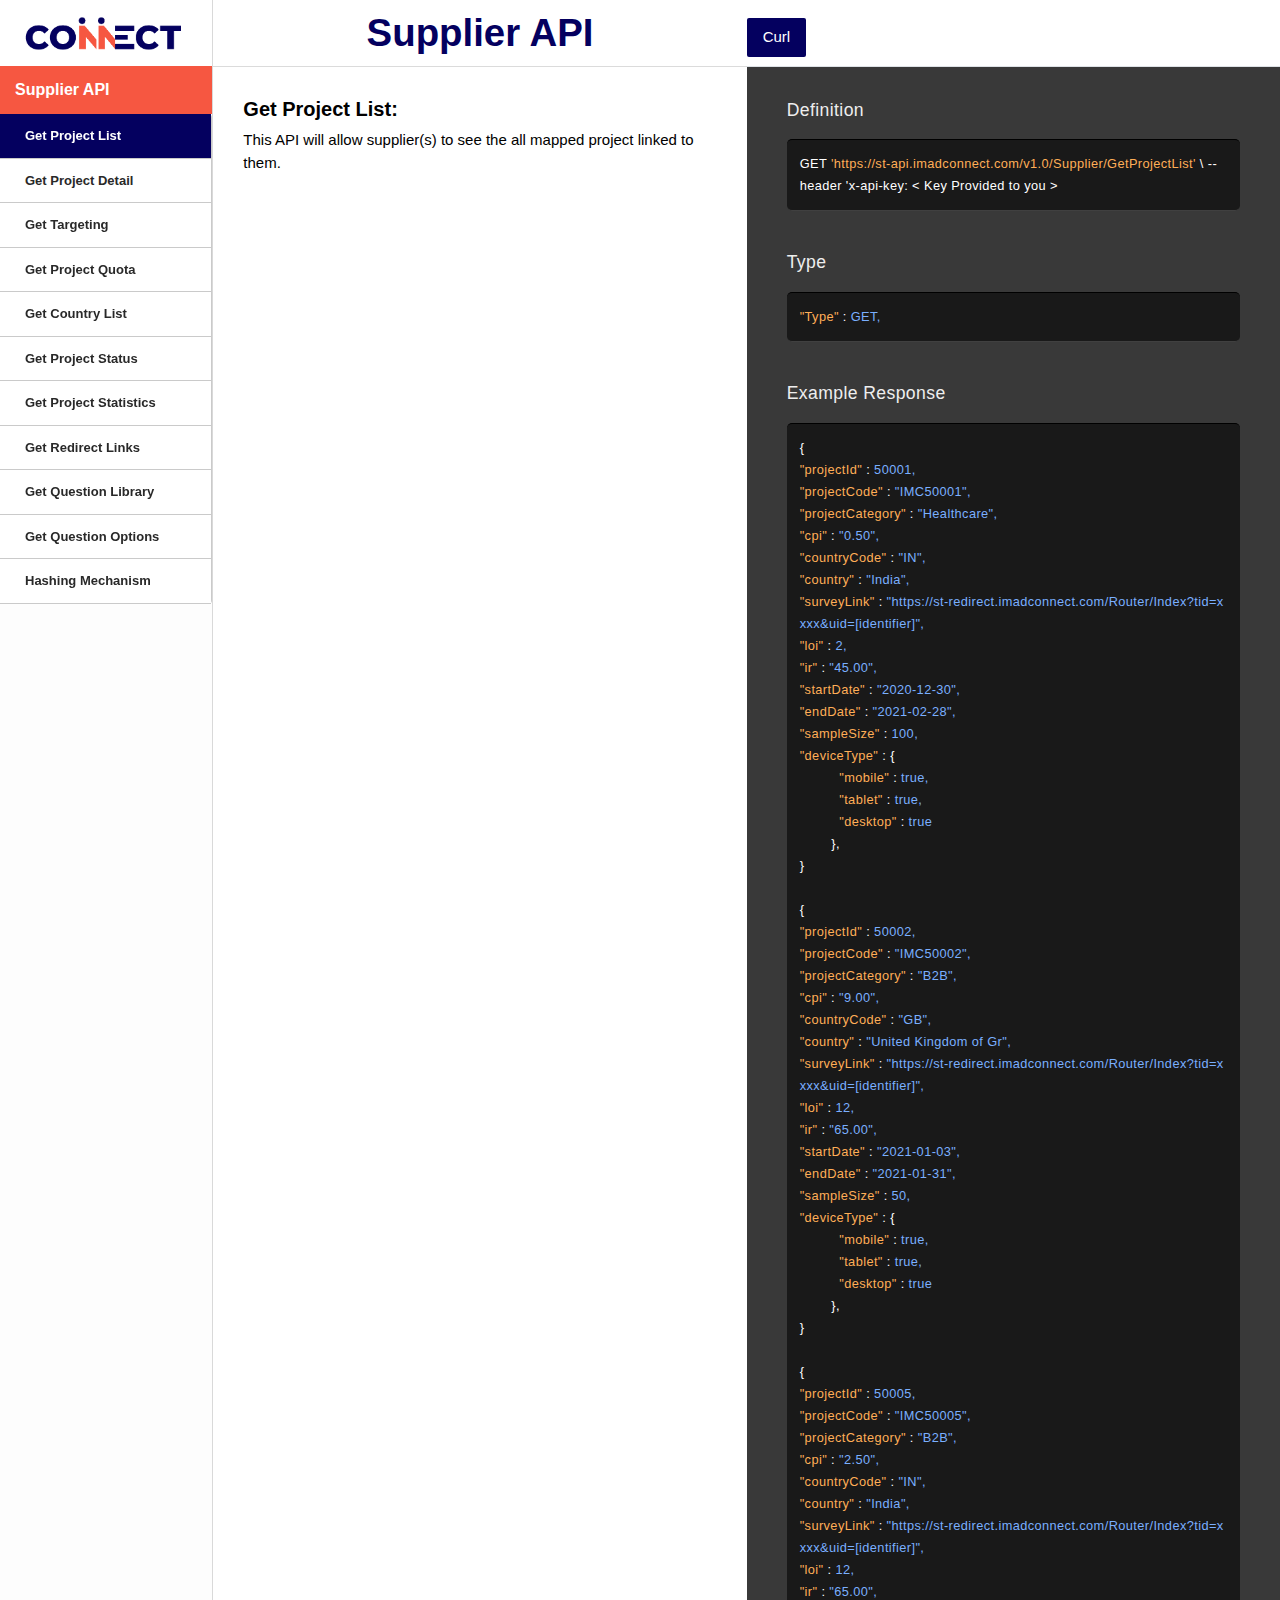
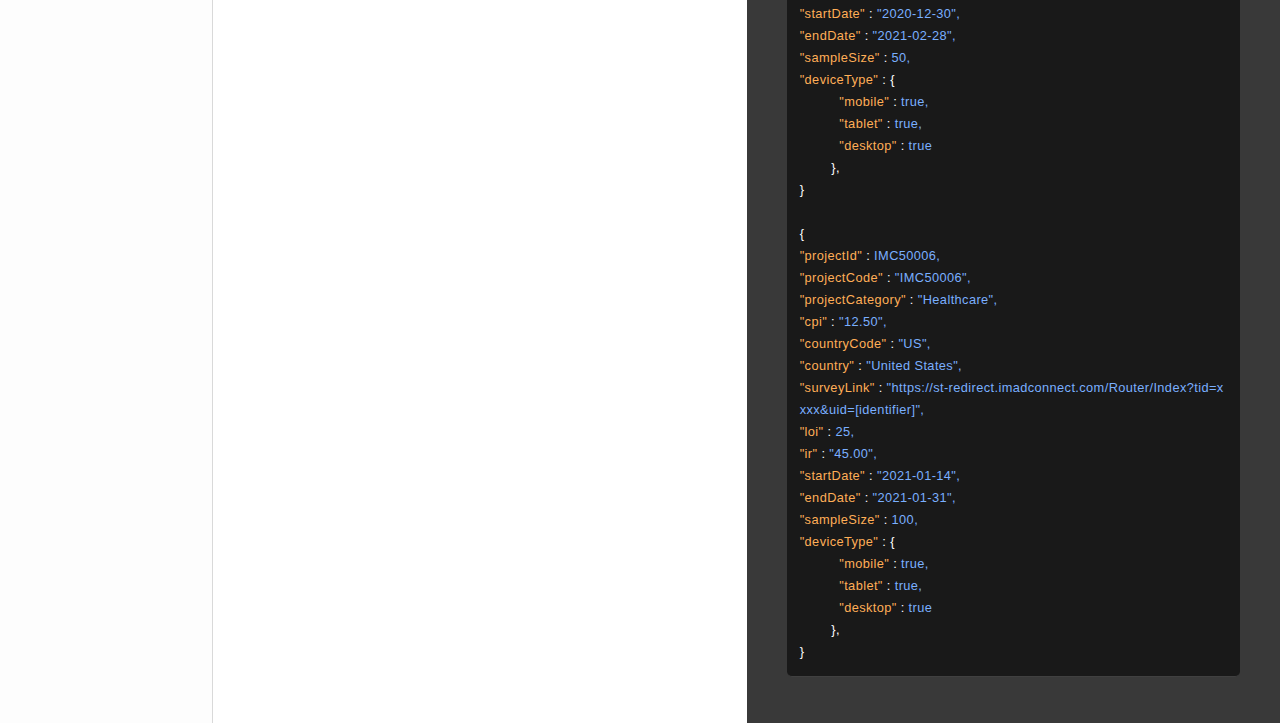
<file: supplier.html>
<!DOCTYPE html>
<html lang="en">
   <head>
      <title>Supplier API</title>
      <meta charset="utf-8">
      <meta name="viewport" content="width=device-width, initial-scale=1">
      <link rel="stylesheet" href="css/apibootstrap.css">
      <script src="js/apijquery.js"></script>
      <script src="js/apipopper.js"></script>
      <script src="js/apibootstrap.js"></script>
      <link href="https://fonts.googleapis.com/css2?family=Roboto:wght@300;400;500;700&display=swap" rel="stylesheet">
      <link rel="stylesheet" href="css/apistyle.css">
      <link rel="shortcut icon" href="images/favicon.png" type="image/png">
   </head>
   <body>
      <section class="apisctn">
         <div class="container-fluid">
            <div class="vertab-container ">
               <div class="row ">
                  <div class="col-lg-2 col-md-2 col-sm-12">
                     <div class="row vertab-menu">
                        <div class="stickySide">
                            <a href="index.html" class="apilogo">
                            <img src="images/logo.png" alt="logo" class="img-fluid img-responsive"> </a>
                            <p class=" text-left leftsd-head"> Supplier API  </p	>
                            <div class="listScroll">
                                <div class="list-group">
                                    <a href="#" class="list-group-item text-left active"> Get Project List </a>
                                    <a href="#" class="list-group-item text-left"> Get Project Detail </a>
                                    <a href="#" class="list-group-item text-left"> Get Targeting </a>
                                    <a href="#" class="list-group-item text-left"> Get Project Quota </a>
                                    <a href="#" class="list-group-item text-left"> Get Country List </a>
                                    <a href="#" class="list-group-item text-left"> Get Project Status </a>
                                    <a href="#" class="list-group-item text-left"> Get Project Statistics </a>
                                    <a href="#" class="list-group-item text-left"> Get Redirect Links </a>
                                    <a href="#" class="list-group-item text-left"> Get Question Library </a>
                                    <a href="#" class="list-group-item text-left"> Get Question Options </a>
                                    <!-- <a href="#" class="list-group-item text-left"> Get Authorization Key </a> -->
                                    <a href="#" class="list-group-item text-left"> Hashing Mechanism </a>
                                    <!-- <a href="#" class="list-group-item text-left"> Get Project Quota </a> -->
                                </div>
                            </div>
                        </div>
                    </div>
                  </div>
                  <div id="accordion" class="col-lg-10 col-md-10 col-sm-12 vertab-accordion panel-group">
                    <div class="row">
                        <div class="vertab-content active">
                            <div class="col-lg-6 col-md-6 col-sm-12 midside-api">
                            <div class="panel-heading">
                                <h4 class="panel-title splrapi" data-toggle="collapse" data-parent="#accordion" data-target="#collapse1">
                                    Supplier API
                                </h4>
                            </div>
                            <div id="collapse1" class="panel-collapse collapse">
                                <div class="panel-body">
                                    <h5> Get Project List:	</h5>
                                    <p> This API will allow supplier(s) to see the all mapped project linked to them. </p>
                                </div>
                            </div>
                            </div>
                            <div class="col-lg-6 col-md-6 col-sm-12 p-0">
                            <div class=" rgtside-api">
                                <div class="righttabs">
                                    <ul id="tabs" class="nav nav-tabs" role="tablist">
                                        <li class="nav-item">
                                        <a id="tab-A" href="#pane-A" class="nav-link active" data-toggle="tab" role="tab">Curl</a>
                                        <!-- </li>
                                        <li class="nav-item">
                                        <a id="tab-B" href="#pane-B" class="nav-link" data-toggle="tab" role="tab">PHP</a>
                                        </li>
                                        <li class="nav-item">
                                        <a id="tab-C" href="#pane-C" class="nav-link" data-toggle="tab" role="tab">Node.js</a>
                                        </li> -->
                                    </ul>
                                    <div id="content" class="tab-content" role="tablist">
                                        <div id="pane-A" class="tab-pane fade show active rgtcntnt" role="tabpanel" aria-labelledby="tab-A">
                                        <blockquote>
                                            <p class="dfntn">Definition</p>
                                        </blockquote>
                                        <p class="highlight html">
                                            GET <span>'https://st-api.imadconnect.com/v1.0/Supplier/GetProjectList' </span> \ --header 'x-api-key:
                                            &lt; Key Provided to you &gt;
                                        </p>
                                        <br>
                                        <blockquote>
                                            <p class="dfntn"> Type</p>
                                        </blockquote>
                                        <p class="highlight html">
                                            <span> "Type" </span>: <span class="txt2colr"> GET,<br> </span>
                                        </p>
                                        <br>
                                        <blockquote>
                                            <p class="dfntn">Example Response</p>
                                        </blockquote>
                                        <p class="highlight html">
                                            {<br>
                                            <span>"projectId" </span>:<span class="txt2colr">  50001, </span> <br>
                                            <span>"projectCode" </span>:<span class="txt2colr">  "IMC50001", </span> <br>
                                            <!-- <span>"projectName" </span>:<span class="txt2colr">  "Social Media usage", </span> <br> -->
                                            <span>"projectCategory" </span>:<span class="txt2colr">  "Healthcare", </span> <br>
                                            <span>"cpi" </span>:<span class="txt2colr">  "0.50", </span> <br>
                                            <span>"countryCode" </span>:<span class="txt2colr">  "IN", </span> <br>
                                            <span>"country" </span>:<span class="txt2colr">  "India", </span> <br>
                                            <span>"surveyLink" </span>:<span class="txt2colr">  "https://st-redirect.imadconnect.com/Router/Index?tid=xxxx&uid=[identifier]", </span> <br>
                                            <span>"loi" </span>:<span class="txt2colr">  2, </span> <br>
                                            <span>"ir" </span>:<span class="txt2colr">  "45.00", </span> <br>
                                            <span>"startDate" </span>:<span class="txt2colr">  "2020-12-30", </span> <br>
                                            <span>"endDate" </span>:<span class="txt2colr">  "2021-02-28", </span> <br>
                                            <span>"sampleSize" </span>:<span class="txt2colr">  100, </span> <br>
                                            <span>"deviceType" </span>: {<br>
                                                &nbsp; &nbsp; &nbsp; &nbsp; &nbsp;   <span>"mobile" </span>:<span class="txt2colr">  true, </span> <br>
                                                &nbsp; &nbsp; &nbsp; &nbsp; &nbsp;   <span>"tablet" </span>:<span class="txt2colr">  true, </span> <br>
                                                &nbsp; &nbsp; &nbsp; &nbsp; &nbsp;   <span>"desktop" </span>:<span class="txt2colr">  true </span> <br>
                                                &nbsp; &nbsp; &nbsp; &nbsp; }, <br>
                                            }<br><br>
                                            
                                            {<br>
                                                <span>"projectId" </span>:<span class="txt2colr">  50002, </span> <br>
                                                <span>"projectCode" </span>:<span class="txt2colr">  "IMC50002", </span> <br>
                                                <!-- <span>"projectName" </span>:<span class="txt2colr">  "Social Media usage", </span> <br> -->
                                                <span>"projectCategory" </span>:<span class="txt2colr">  "B2B", </span> <br>
                                                <span>"cpi" </span>:<span class="txt2colr">  "9.00", </span> <br>
                                                <span>"countryCode" </span>:<span class="txt2colr">  "GB", </span> <br>
                                                <span>"country" </span>:<span class="txt2colr">  "United Kingdom of Gr", </span> <br>
                                                <span>"surveyLink" </span>:<span class="txt2colr">  "https://st-redirect.imadconnect.com/Router/Index?tid=xxxx&uid=[identifier]", </span> <br>
                                                <span>"loi" </span>:<span class="txt2colr">  12, </span> <br>
                                                <span>"ir" </span>:<span class="txt2colr">  "65.00", </span> <br>
                                                <span>"startDate" </span>:<span class="txt2colr">  "2021-01-03", </span> <br>
                                                <span>"endDate" </span>:<span class="txt2colr">  "2021-01-31", </span> <br>
                                                <span>"sampleSize" </span>:<span class="txt2colr">  50, </span> <br>
                                            <span>"deviceType" </span>: {<br>
                                                &nbsp; &nbsp; &nbsp; &nbsp; &nbsp;   <span>"mobile" </span>:<span class="txt2colr">  true, </span> <br>
                                                &nbsp; &nbsp; &nbsp; &nbsp; &nbsp;   <span>"tablet" </span>:<span class="txt2colr">  true, </span> <br>
                                                &nbsp; &nbsp; &nbsp; &nbsp; &nbsp;   <span>"desktop" </span>:<span class="txt2colr">  true </span> <br>
                                                &nbsp; &nbsp; &nbsp; &nbsp; }, <br>
                                            }<br><br>
                                            
                                            {<br>
                                                <span>"projectId" </span>:<span class="txt2colr">  50005, </span> <br>
                                                <span>"projectCode" </span>:<span class="txt2colr">  "IMC50005", </span> <br>
                                                <!-- <span>"projectName" </span>:<span class="txt2colr">  "Social Media usage", </span> <br> -->
                                                <span>"projectCategory" </span>:<span class="txt2colr">  "B2B", </span> <br>
                                                <span>"cpi" </span>:<span class="txt2colr">  "2.50", </span> <br>
                                                <span>"countryCode" </span>:<span class="txt2colr">  "IN", </span> <br>
                                                <span>"country" </span>:<span class="txt2colr">  "India", </span> <br>
                                                <span>"surveyLink" </span>:<span class="txt2colr">  "https://st-redirect.imadconnect.com/Router/Index?tid=xxxx&uid=[identifier]", </span> <br>
                                                <span>"loi" </span>:<span class="txt2colr">  12, </span> <br>
                                                <span>"ir" </span>:<span class="txt2colr">  "65.00", </span> <br>
                                                <span>"startDate" </span>:<span class="txt2colr">  "2020-12-30", </span> <br>
                                                <span>"endDate" </span>:<span class="txt2colr">  "2021-02-28", </span> <br>
                                                <span>"sampleSize" </span>:<span class="txt2colr">  50, </span> <br>
                                            <span>"deviceType" </span>: {<br>
                                                &nbsp; &nbsp; &nbsp; &nbsp; &nbsp;   <span>"mobile" </span>:<span class="txt2colr">  true, </span> <br>
                                                &nbsp; &nbsp; &nbsp; &nbsp; &nbsp;   <span>"tablet" </span>:<span class="txt2colr">  true, </span> <br>
                                                &nbsp; &nbsp; &nbsp; &nbsp; &nbsp;   <span>"desktop" </span>:<span class="txt2colr">  true </span> <br>
                                                &nbsp; &nbsp; &nbsp; &nbsp; }, <br>
                                            }<br><br>
                                            
                                            {<br>
                                                <span>"projectId" </span>:<span class="txt2colr">  IMC50006, </span> <br>
                                                <span>"projectCode" </span>:<span class="txt2colr">  "IMC50006", </span> <br>
                                                <!-- <span>"projectName" </span>:<span class="txt2colr">  "Social Media usage", </span> <br> -->
                                                <span>"projectCategory" </span>:<span class="txt2colr">  "Healthcare", </span> <br>
                                                <span>"cpi" </span>:<span class="txt2colr">  "12.50", </span> <br>
                                                <span>"countryCode" </span>:<span class="txt2colr">  "US", </span> <br>
                                                <span>"country" </span>:<span class="txt2colr">  "United States", </span> <br>
                                                <span>"surveyLink" </span>:<span class="txt2colr">  "https://st-redirect.imadconnect.com/Router/Index?tid=xxxx&uid=[identifier]", </span> <br>
                                                <span>"loi" </span>:<span class="txt2colr">  25, </span> <br>
                                                <span>"ir" </span>:<span class="txt2colr">  "45.00", </span> <br>
                                                <span>"startDate" </span>:<span class="txt2colr">  "2021-01-14", </span> <br>
                                                <span>"endDate" </span>:<span class="txt2colr">  "2021-01-31", </span> <br>
                                                <span>"sampleSize" </span>:<span class="txt2colr">  100, </span> <br>
                                            <span>"deviceType" </span>: {<br>
                                                &nbsp; &nbsp; &nbsp; &nbsp; &nbsp;   <span>"mobile" </span>:<span class="txt2colr">  true, </span> <br>
                                                &nbsp; &nbsp; &nbsp; &nbsp; &nbsp;   <span>"tablet" </span>:<span class="txt2colr">  true, </span> <br>
                                                &nbsp; &nbsp; &nbsp; &nbsp; &nbsp;   <span>"desktop" </span>:<span class="txt2colr">  true </span> <br>
                                                &nbsp; &nbsp; &nbsp; &nbsp; }, <br>
                                            }
                                        </p>
                                        </div>
                                        <!-- <div id="pane-B" class=" rgtcntnt tab-pane fade" role="tabpanel" aria-labelledby="tab-B">
                                        </div>
                                        <div id="pane-C" class=" rgtcntnt tab-pane fade" role="tabpanel" aria-labelledby="tab-C">
                                        </div> -->
                                    </div>
                                </div>
                            </div>
                            </div>
                            <!--col-6 clse-->
                        </div>
                        <div class="vertab-content">
                            <div class="col-lg-6 col-md-6 col-sm-12 midside-api">
                            <div class="panel-heading">
                                <h4 class="panel-title splrapi" data-toggle="collapse" data-parent="#accordion" data-target="#collapse3">
                                Supplier API
                                </h4>
                            </div>
                            <div id="collapse3" class="panel-collapse collapse">
                                <div class="panel-body">
                                    <h5> Get Project Details: </h5>
                                    <p>This API will allow supplier(s) to get the project details for the particular mapped project. </p>
                                    <h3 class="subttl-table"> Query Parameters </h3>
                                    <div class="table-responsive">
                                        <table class="prameter-tbl table table-bordered">
                                        <thead>
                                            <tr>
                                                <th>Property</th>
                                                <th>Type</th>
                                                <th>Required</th>
                                                <th>Description</th>
                                            </tr>
                                        </thead>
                                        <tbody>
                                            <tr>
                                                <td>ProjectId </td>
                                                <td>Integer</td>
                                                <td>Yes</td>
                                                <td>Project Id of particular Project (like: IMR 1632)</td>
                                            </tr>
                                        </tbody>
                                        </table>
                                    </div>
                                </div>
                            </div>
                            </div>
                            <div class="col-lg-6 col-md-6 col-sm-12 p-0">
                            <div class=" rgtside-api">
                                <div class="righttabs">
                                    <ul id="tabs" class="nav nav-tabs" role="tablist">
                                        <li class="nav-item">
                                        <a id="tab-A" href="#pane-5" class="nav-link active" data-toggle="tab" role="tab">Curl</a>
                                        </li>
                                        <!-- <li class="nav-item">
                                        <a id="tab-B" href="#pane-6" class="nav-link" data-toggle="tab" role="tab">PHP</a>
                                        </li>
                                        <li class="nav-item">
                                        <a id="tab-C" href="#pane-7" class="nav-link" data-toggle="tab" role="tab">Node.js</a>
                                        </li> -->
                                    </ul>
                                    <div id="content" class="tab-content" role="tablist">
                                        <div id="pane-5" class="tab-pane fade show active rgtcntnt" role="tabpanel" aria-labelledby="tab-A">
                                        <blockquote>
                                            <p class="dfntn">Location Request </p>
                                        </blockquote>
                                        <p class="highlight html">
                                            GET <span>'https://st-api.imadconnect.com/v1.0/Supplier/GetProjectDetails?ProjectId=50001' </span> \ --header 'x-api-key: Key Provided to you'
                                        </p>
                                        <br>
                                        <blockquote>
                                            <p class="dfntn"> Type</p>
                                        </blockquote>
                                        <p class="highlight html">
                                            <span> "Type" </span>: <span class="txt2colr"> GET,<br> </span>
                                        </p>
                                        <br>
                                        <blockquote>
                                            <p class="dfntn">Example Response</p>
                                        </blockquote>
                                        <p class="highlight html">
                                            {<br>
                                            <span>"projectId" </span>:<span class="txt2colr">  50001, </span> <br>
                                            <span>"projectCode" </span>:<span class="txt2colr">  "IMC50001", </span> <br>
                                            <!-- <span>"projectName" </span>:<span class="txt2colr">  "Survey Link Test", </span> <br> -->
                                            <span>"projectCategory" </span>:<span class="txt2colr">  "Healthcare", </span> <br>
                                            <span>"cpi" </span>:<span class="txt2colr">  "0.50", </span> <br>
                                            <span>"countryCode" </span>:<span class="txt2colr">  "IN", </span> <br>
                                            <span>"country" </span>:<span class="txt2colr">  "India", </span> <br>
                                            <span>"surveyLink" </span>:<span class="txt2colr">  "https://st-redirect.imadconnect.com/Router/Index?tid=xxxx&uid=[identifier]", </span> <br>
                                            <span>"loi" </span>:<span class="txt2colr">  2, </span> <br>
                                            <span>"ir" </span>:<span class="txt2colr">  "45", </span> <br>
                                            <span>"startDate" </span>:<span class="txt2colr">  "2020-12-30", </span> <br>
                                            <span>"endDate" </span>:<span class="txt2colr">  "2021-02-28", </span> <br>
                                            <span>"sampleSize" </span>:<span class="txt2colr">  100, </span> <br>
                                            <span>"deviceType" </span>: {<br>
                                                &nbsp; &nbsp; &nbsp; &nbsp; &nbsp;   <span>"mobile" </span>:<span class="txt2colr">  true, </span> <br>
                                                &nbsp; &nbsp; &nbsp; &nbsp; &nbsp;   <span>"tablet" </span>:<span class="txt2colr">  true, </span> <br>
                                                &nbsp; &nbsp; &nbsp; &nbsp; &nbsp;   <span>"desktop" </span>:<span class="txt2colr">  true </span> <br>
                                                &nbsp; &nbsp; &nbsp; &nbsp; }, <br>
                                            }
                                        </p>
                                        </div>
                                        <!-- <div id="pane-6" class=" rgtcntnt tab-pane fade" role="tabpanel" aria-labelledby="tab-B">
                                        </div>
                                        <div id="pane-7" class=" rgtcntnt tab-pane fade" role="tabpanel" aria-labelledby="tab-C">
                                        </div> -->
                                    </div>
                                </div>
                            </div>
                            </div>
                        </div>
                        <div class="vertab-content">
                            <div class="col-lg-6 col-md-6 col-sm-12 midside-api">
                            <div class="panel-heading">
                                <h4 class="panel-title splrapi" data-toggle="collapse" data-parent="#accordion" data-target="#collapse5">
                                Supplier API
                                </h4>
                            </div>
                            <div id="collapse5" class="panel-collapse collapse">
                                <div class="panel-body">
                                    <h5> Get Targeting: </h5>
                                    <p> This API will allow a supplier(s) to get targeting associated with each project.</p>
                                    <h3 class="subttl-table">Query Parameters</h3>
                                    <div class="table-responsive">
                                        <table class="prameter-tbl table table-bordered">
                                        <thead>
                                            <tr>
                                                <th>Property</th>
                                                <th>Type</th>
                                                <th>Required</th>
                                                <th>Description</th>
                                            </tr>
                                        </thead>
                                        <tbody>
                                            <tr>
                                                <td>ProjectId </td>
                                                <td>Integer</td>
                                                <td>Yes</td>
                                                <td>Project Id of particular Project (like: IMR 0105)</td>
                                            </tr>
                                        </tbody>
                                        </table>
                                    </div>
                                </div>
                            </div>
                            </div>
                            <div class="col-lg-6 col-md-6 col-sm-12 p-0">
                            <div class=" rgtside-api">
                                <div class="righttabs">
                                    <ul id="tabs" class="nav nav-tabs" role="tablist">
                                        <li class="nav-item">
                                        <a id="tab-A" href="#pane-11" class="nav-link active" data-toggle="tab" role="tab">Curl</a>
                                        </li>
                                        <!-- <li class="nav-item">
                                        <a id="tab-B" href="#pane-12" class="nav-link" data-toggle="tab" role="tab">PHP</a>
                                        </li>
                                        <li class="nav-item">
                                        <a id="tab-C" href="#pane-13" class="nav-link" data-toggle="tab" role="tab">Node.js</a>
                                        </li> -->
                                    </ul>
                                    <div id="content" class="tab-content" role="tablist">
                                        <div id="pane-11" class="tab-pane fade show active rgtcntnt" role="tabpanel" aria-labelledby="tab-A">
                                        <blockquote>
                                            <p class="dfntn">Location Request </p>
                                        </blockquote>
                                        <p class="highlight html">
                                            GET <span>'https://st-api.imadconnect.com/v1.0/Supplier/GetProjectTargetting?ProjectId=50001' </span> \ --header 'x-api-key: Key Provided to you'
                                        </p>
                                        <br>
                                        <blockquote>
                                            <p class="dfntn"> Type</p>
                                        </blockquote>
                                        <p class="highlight html">
                                            <span> "Type" </span>: <span class="txt2colr"> GET,<br> </span>
                                        </p>
                                        <br>
                                        <blockquote>
                                            <p class="dfntn">Example Response</p>
                                        </blockquote>
                                        <p class="highlight html">
                                            [<br>
                                            {<br>
                                            <span> "languageCode": </span>: <span class="txt2colr"> EN,<br> </span>
                                            <span> "questionId": </span>: <span class="txt2colr"> 10001,<br> </span>
                                            <span>"questionDesc" </span>:<span class="txt2colr">  "What is your age?", </span> <br>
                                            <span> "questionTitle" </span>:  <span class="txt2colr"> "AGE",</span> <br>
                                            <span>"optionId" </span>:  <span class="txt2colr"> 1890,</span> <br>
                                            <span> "questionOptionDesc" </span>:  <span class="txt2colr"> "18-25",</span> <br>
                                            <!-- <span>"quota" </span>:  <span class="txt2colr"> 100 </span> <br> -->
                                            },  <br>

                                            {<br>
                                            <span> "languageCode": </span>: <span class="txt2colr"> EN,<br> </span>
                                            <span> "questionId": </span>: <span class="txt2colr"> 10002,<br> </span>
                                            <span>"questionDesc" </span>:<span class="txt2colr">  "What is your gender?", </span> <br>
                                            <span> "questionTitle" </span>:  <span class="txt2colr"> "GENDER",</span> <br>
                                            <span>"optionId" </span>:  <span class="txt2colr"> 50001,</span> <br>
                                            <span> "questionOptionDesc" </span>:  <span class="txt2colr"> "Male",</span> <br>
                                            <!-- <span>"quota" </span>:  <span class="txt2colr"> 0 </span> <br> -->
                                            },  <br>

                                            {<br>
                                            <span> "languageCode": </span>: <span class="txt2colr"> EN,<br> </span>
                                            <span> "questionId": </span>: <span class="txt2colr"> 10002,<br> </span>
                                            <span>"questionDesc" </span>:<span class="txt2colr">  "What is your gender?", </span> <br>
                                            <span> "questionTitle" </span>:  <span class="txt2colr"> "GENDER",</span> <br>
                                            <span>"optionId" </span>:  <span class="txt2colr"> 50002,</span> <br>
                                            <span> "questionOptionDesc" </span>:  <span class="txt2colr"> "Female",</span> <br>
                                            <!-- <span>"quota" </span>:  <span class="txt2colr"> 0 </span> <br> -->
                                            },  <br>

                                            {<br>
                                            <span> "languageCode": </span>: <span class="txt2colr"> EN,<br> </span>
                                            <span> "questionId": </span>: <span class="txt2colr"> 10071,<br> </span>
                                            <span>"questionDesc" </span>:<span class="txt2colr">  "What is your current employment status?", </span> <br>
                                            <span> "questionTitle" </span>:  <span class="txt2colr"> "EMPLOYMENT",</span> <br>
                                            <span>"optionId" </span>:  <span class="txt2colr"> 51178,</span> <br>
                                            <span> "questionOptionDesc" </span>:  <span class="txt2colr"> "Employed full-time",</span> <br>
                                            <!-- <span>"quota" </span>:  <span class="txt2colr"> 0 </span> <br> -->
                                            },  <br>

                                            {<br>
                                            <span> "languageCode": </span>: <span class="txt2colr"> EN,<br> </span>
                                            <span> "questionId": </span>: <span class="txt2colr"> 10071,<br> </span>
                                            <span>"questionDesc" </span>:<span class="txt2colr">  "What is your current employment status?", </span> <br>
                                            <span> "questionTitle" </span>:  <span class="txt2colr"> "EMPLOYMENT",</span> <br>
                                            <span>"optionId" </span>:  <span class="txt2colr"> 51179,</span> <br>
                                            <span> "questionOptionDesc" </span>:  <span class="txt2colr"> "Employed part-time",</span> <br>
                                            <!-- <span>"quota" </span>:  <span class="txt2colr"> 0 </span> <br> -->
                                            },  <br>

                                            {<br>
                                            <span> "languageCode": </span>: <span class="txt2colr"> EN,<br> </span>
                                            <span> "questionId": </span>: <span class="txt2colr"> 10071,<br> </span>
                                            <span>"questionDesc" </span>:<span class="txt2colr">  "What is your current employment status?", </span> <br>
                                            <span> "questionTitle" </span>:  <span class="txt2colr"> "EMPLOYMENT",</span> <br>
                                            <span>"optionId" </span>:  <span class="txt2colr"> 51180,</span> <br>
                                            <span> "questionOptionDesc" </span>:  <span class="txt2colr"> "Self-employed full-time",</span> <br>
                                            <!-- <span>"quota" </span>:  <span class="txt2colr"> 0 </span> <br> -->
                                            },  <br>

                                            ]<br>
                                        </p>
                                        </div>
                                        <!-- <div id="pane-12" class=" rgtcntnt tab-pane fade" role="tabpanel" aria-labelledby="tab-B">
                                        </div>
                                        <div id="pane-13" class=" rgtcntnt tab-pane fade" role="tabpanel" aria-labelledby="tab-C">
                                        </div> -->
                                    </div>
                                </div>
                            </div>
                            </div>
                        </div>
                        <div class="vertab-content">
                            <div class="col-lg-6 col-md-6 col-sm-12 midside-api">
                            <div class="panel-heading">
                                <h4 class="panel-title splrapi" data-toggle="collapse" data-parent="#accordion" data-target="#collapse6">
                                Supplier API
                                </h4>
                            </div>
                            <div id="collapse6" class="panel-collapse collapse">
                                <div class="panel-body">
                                    <h5> Get Project Quota: </h5>
                                    <p> This API will allow supplier(s) to get quotas associated with project. Supplier will be provided quota size. </p>
                                    <h3 class="subttl-table"> Query Parameters </h3>
                                    <div class="table-responsive">
                                        <table class="prameter-tbl table table-bordered">
                                        <thead>
                                            <tr>
                                                <th>Property</th>
                                                <th>Type</th>
                                                <th>Required</th>
                                                <th>Description</th>
                                            </tr>
                                        </thead>
                                        <tbody>
                                            <tr>
                                                <td>ProjectId </td>
                                                <td>Integer</td>
                                                <td>Yes</td>
                                                <td>Project Id of particular Project (like: IMR 1632)</td>
                                            </tr>
                                        </tbody>
                                        </table>
                                    </div>
                                </div>
                            </div>
                            </div>
                            <div class="col-lg-6 col-md-6 col-sm-12 p-0">
                            <div class=" rgtside-api">
                                <div class="righttabs">
                                    <ul id="tabs" class="nav nav-tabs" role="tablist">
                                        <li class="nav-item">
                                        <a id="tab-A" href="#pane6" class="nav-link active" data-toggle="tab" role="tab">Curl</a>
                                        </li>
                                        <!-- <li class="nav-item">
                                        <a id="tab-B" href="#pane-12" class="nav-link" data-toggle="tab" role="tab">PHP</a>
                                        </li>
                                        <li class="nav-item">
                                        <a id="tab-C" href="#pane-13" class="nav-link" data-toggle="tab" role="tab">Node.js</a>
                                        </li> -->
                                    </ul>
                                    <div id="content" class="tab-content" role="tablist">
                                        <div id="pane6" class="tab-pane fade show active rgtcntnt" role="tabpanel" aria-labelledby="tab-A">
                                        <blockquote>
                                            <p class="dfntn">Location Request </p>
                                        </blockquote>
                                        <p class="highlight html">
                                            GET <span>'https://st-api.imadconnect.com/v1.0/Supplier/GetProjectQuota?ProjectId=50001' </span> \ --header 'x-api-key: Supplier Key Provided'
                                        </p>
                                        <br>
                                        <blockquote>
                                            <p class="dfntn"> Type</p>
                                        </blockquote>
                                        <p class="highlight html">
                                            <span> "Type" </span>: <span class="txt2colr"> GET,<br> </span>
                                        </p>
                                        <br>
                                        <blockquote>
                                            <p class="dfntn">Example Response</p>
                                        </blockquote>
                                        <p class="highlight html">
                                            {<br>
                                            <span>"quota" </span>:<span class="txt2colr">  100, </span> <br>
                                            <span>"message" </span>:<span class="txt2colr">  "Quota is available" </span> <br>
                                            },  <br>
                                        </p>
                                        </div>
                                        <!-- <div id="pane-12" class=" rgtcntnt tab-pane fade" role="tabpanel" aria-labelledby="tab-B">
                                        </div>
                                        <div id="pane-13" class=" rgtcntnt tab-pane fade" role="tabpanel" aria-labelledby="tab-C">
                                        </div> -->
                                    </div>
                                </div>
                            </div>
                            </div>
                        </div>
                        <div class="vertab-content">
                            <div class="col-lg-6 col-md-6 col-sm-12 midside-api">
                            <div class="panel-heading">
                                <h4 class="panel-title splrapi" data-toggle="collapse" data-parent="#accordion" data-target="#collapse7">
                                Supplier API
                                </h4>
                            </div>
                            <div id="collapse7" class="panel-collapse collapse">
                                <div class="panel-body">
                                    <h5> Get Country List: </h5>
                                    <p> This API will allow supplier(s) to get country list of the project. This will returns with country code. </p>
                                </div>
                            </div>
                            </div>
                            <div class="col-lg-6 col-md-6 col-sm-12 p-0">
                            <div class=" rgtside-api">
                                <div class="righttabs">
                                    <ul id="tabs" class="nav nav-tabs" role="tablist">
                                        <li class="nav-item">
                                        <a id="tab-A" href="#pane7" class="nav-link active" data-toggle="tab" role="tab">Curl</a>
                                        </li>
                                        <!-- <li class="nav-item">
                                        <a id="tab-B" href="#pane-12" class="nav-link" data-toggle="tab" role="tab">PHP</a>
                                        </li>
                                        <li class="nav-item">
                                        <a id="tab-C" href="#pane-13" class="nav-link" data-toggle="tab" role="tab">Node.js</a>
                                        </li> -->
                                    </ul>
                                    <div id="content" class="tab-content" role="tablist">
                                        <div id="pane7" class="tab-pane fade show active rgtcntnt" role="tabpanel" aria-labelledby="tab-A">
                                        <blockquote>
                                            <p class="dfntn">Location Request </p>
                                        </blockquote>
                                        <p class="highlight html">
                                            GET <span>'https://st-api.imadconnect.com/v1.0/Supplier/GetCountry' </span> \ --header 'x-api-key: Supplier Secret Key'
                                        </p>
                                        <br>
                                        <blockquote>
                                            <p class="dfntn">Example Response</p>
                                        </blockquote>
                                        <p class="highlight html">
                                            [{<br>
                                            <span> "countryId": </span>: <span class="txt2colr"> 1,<br> </span>
                                            <span>"countryName" </span>:<span class="txt2colr">  "Afghanistan", </span> <br>
                                            <span>"countryCode" </span>:<span class="txt2colr">  "AF" </span> <br>
                                            <!-- <span>"client" </span>:<span class="txt2colr">  [ ],  </span> <br>
                                            <span>"countryLanguageMapping" </span>:<span class="txt2colr">  [ ],  </span> <br>
                                            <span>"project" </span>:<span class="txt2colr">  [ ], </span> <br>
                                            <span>"supplier" </span>:<span class="txt2colr">  [ ] </span> <br> -->
                                            }, <br>

                                            {<br>
                                            <span> "countryId": </span>: <span class="txt2colr"> 2,<br> </span>
                                            <span>"countryName" </span>:<span class="txt2colr">  "Albania", </span> <br>
                                            <span>"countryCode" </span>:<span class="txt2colr">  "AL" </span> <br>
                                            <!-- <span>"client" </span>:<span class="txt2colr">  [ ],  </span> <br>
                                            <span>"countryLanguageMapping" </span>:<span class="txt2colr">  [ ],  </span> <br>
                                            <span>"project" </span>:<span class="txt2colr">  [ ], </span> <br>
                                            <span>"supplier" </span>:<span class="txt2colr">  [ ] </span> <br> -->
                                            }, <br>
                                            
                                            {<br>
                                            <span> "countryId": </span>: <span class="txt2colr"> 3,<br> </span>
                                            <span>"countryName" </span>:<span class="txt2colr">  "Algeria", </span> <br>
                                            <span>"countryCode" </span>:<span class="txt2colr">  "DZ" </span> <br>
                                            <!-- <span>"client" </span>:<span class="txt2colr">  [ ],  </span> <br>
                                            <span>"countryLanguageMapping" </span>:<span class="txt2colr">  [ ],  </span> <br>
                                            <span>"project" </span>:<span class="txt2colr">  [ ], </span> <br>
                                            <span>"supplier" </span>:<span class="txt2colr">  [ ] </span> <br> -->
                                            }, <br>
                                            
                                            {<br>
                                            <span> "countryId": </span>: <span class="txt2colr"> 4,<br> </span>
                                            <span>"countryName" </span>:<span class="txt2colr">  "American Samoa", </span> <br>
                                            <span>"countryCode" </span>:<span class="txt2colr">  "AS" </span> <br>
                                            <!-- <span>"client" </span>:<span class="txt2colr">  [ ],  </span> <br>
                                            <span>"countryLanguageMapping" </span>:<span class="txt2colr">  [ ],  </span> <br>
                                            <span>"project" </span>:<span class="txt2colr">  [ ], </span> <br>
                                            <span>"supplier" </span>:<span class="txt2colr">  [ ] </span> <br> -->
                                            }, <br>
                                            
                                            {<br>
                                            <span> "countryId": </span>: <span class="txt2colr"> 5,<br> </span>
                                            <span>"countryName" </span>:<span class="txt2colr">  "Andorra", </span> <br>
                                            <span>"countryCode" </span>:<span class="txt2colr">  "AD" </span> <br>
                                            }, <br>
                                            
                                            {<br>
                                            <span> "countryId": </span>: <span class="txt2colr"> 251,<br> </span>
                                            <span>"countryName" </span>:<span class="txt2colr">  "Åland Islands", </span> <br>
                                            <span>"countryCode" </span>:<span class="txt2colr">  "AX" </span> <br>
                                            }], <br>

                                        </p>
                                        </div>
                                        <!-- <div id="pane-12" class=" rgtcntnt tab-pane fade" role="tabpanel" aria-labelledby="tab-B">
                                        </div>
                                        <div id="pane-13" class=" rgtcntnt tab-pane fade" role="tabpanel" aria-labelledby="tab-C">
                                        </div> -->
                                    </div>
                                </div>
                            </div>
                            </div>
                        </div>
                        <div class="vertab-content">
                            <div class="col-lg-6 col-md-6 col-sm-12 midside-api">
                            <div class="panel-heading">
                                <h4 class="panel-title splrapi" data-toggle="collapse" data-parent="#accordion" data-target="#collapse8">
                                Supplier API
                                </h4>
                            </div>
                            <div id="collapse8" class="panel-collapse collapse">
                                <div class="panel-body">
                                    <h5> Get Project Status: </h5>
                                    <p> This API will allow supplier(s) to get project status. </p>
                                    <p> The possible project status will be; </p>
                                    <ul style="padding-left:inherit;">
                                        <li> Active </li>
                                        <li> Inactive </li>
                                        <li> Closed </li>
                                        <!-- <li> Paused </li>
                                        <li> Hold </li> -->
                                    </ul>
                                    <h3 class="subttl-table"> Query Parameters </h3>
                                    <div class="table-responsive">
                                        <table class="prameter-tbl table table-bordered">
                                        <thead>
                                            <tr>
                                                <th>Property</th>
                                                <th>Type</th>
                                                <th>Required</th>
                                                <th>Description</th>
                                            </tr>
                                        </thead>
                                        <tbody>
                                            <tr>
                                                <td>ProjectId </td>
                                                <td>Integer</td>
                                                <td>Yes</td>
                                                <td>Project Id of particular Project (like: IMR 1632)</td>
                                            </tr>
                                        </tbody>
                                        </table>
                                    </div>
                                </div>
                            </div>
                            </div>
                            <div class="col-lg-6 col-md-6 col-sm-12 p-0">
                            <div class=" rgtside-api">
                                <div class="righttabs">
                                    <ul id="tabs" class="nav nav-tabs" role="tablist">
                                        <li class="nav-item">
                                        <a id="tab-A" href="#pane8" class="nav-link active" data-toggle="tab" role="tab">Curl</a>
                                        </li>
                                        <!-- <li class="nav-item">
                                        <a id="tab-B" href="#pane-12" class="nav-link" data-toggle="tab" role="tab">PHP</a>
                                        </li>
                                        <li class="nav-item">
                                        <a id="tab-C" href="#pane-13" class="nav-link" data-toggle="tab" role="tab">Node.js</a>
                                        </li> -->
                                    </ul>
                                    <div id="content" class="tab-content" role="tablist">
                                        <div id="pane8" class="tab-pane fade show active rgtcntnt" role="tabpanel" aria-labelledby="tab-A">
                                        <blockquote>
                                            <p class="dfntn">Location Request </p>
                                        </blockquote>
                                        <p class="highlight html">
                                            GET <span>'https://st-api.imadconnect.com/v1.0/Supplier/GetProjectStatus?ProjectId=50001 ' </span> \ --header 'x-api-key: Supplier Secret Key'
                                        </p>
                                        <br>
                                        <blockquote>
                                            <p class="dfntn"> Type</p>
                                        </blockquote>
                                        <p class="highlight html">
                                            <span> "Type" </span>: <span class="txt2colr"> GET,<br> </span>
                                        </p>
                                        <br>
                                        <blockquote>
                                            <p class="dfntn">Example Response</p>
                                        </blockquote>
                                        <p class="highlight html">
                                            {<br>
                                                <span>"projectId" </span>:<span class="txt2colr">  50001, </span> <br>
                                                <span>"flagId" </span>:<span class="txt2colr">  1, </span> <br>
                                                <span>"flagStatus" </span>:<span class="txt2colr">  "Active" </span> <br>
                                            }, <br>
                                        </p>
                                        </div>
                                        <!-- <div id="pane-12" class=" rgtcntnt tab-pane fade" role="tabpanel" aria-labelledby="tab-B">
                                        </div>
                                        <div id="pane-13" class=" rgtcntnt tab-pane fade" role="tabpanel" aria-labelledby="tab-C">
                                        </div> -->
                                    </div>
                                </div>
                            </div>
                            </div>
                        </div>
                        <div class="vertab-content">
                            <div class="col-lg-6 col-md-6 col-sm-12 midside-api">
                            <div class="panel-heading">
                                <h4 class="panel-title splrapi" data-toggle="collapse" data-parent="#accordion" data-target="#collapse10">
                                Supplier API
                                </h4>
                            </div>
                            <div id="collapse10" class="panel-collapse collapse">
                                <div class="panel-body">
                                    <h5> Get Project Statistics: </h5>
                                    <p> This API will allow supplier to get all stats for specific project. </p>
                                    <h3 class="subttl-table"> Query Parameters </h3>
                                    <div class="table-responsive">
                                        <table class="prameter-tbl table table-bordered">
                                        <thead>
                                            <tr>
                                                <th>Property</th>
                                                <th>Type</th>
                                                <th>Required</th>
                                                <th>Description</th>
                                            </tr>
                                        </thead>
                                        <tbody>
                                            <tr>
                                                <td>ProjectId </td>
                                                <td>Integer</td>
                                                <td>Yes</td>
                                                <td>Project Id of particular Project (like: IMR 1632)</td>
                                            </tr>
                                        </tbody>
                                        </table>
                                    </div>
                                </div>
                            </div>
                            </div>
                            <div class="col-lg-6 col-md-6 col-sm-12 p-0">
                            <div class=" rgtside-api">
                                <div class="righttabs">
                                    <ul id="tabs" class="nav nav-tabs" role="tablist">
                                        <li class="nav-item">
                                        <a id="tab-A" href="#pane10" class="nav-link active" data-toggle="tab" role="tab">Curl</a>
                                        </li>
                                    </ul>
                                    <div id="content" class="tab-content" role="tablist">
                                        <div id="pane10" class="tab-pane fade show active rgtcntnt" role="tabpanel" aria-labelledby="tab-A">
                                        <blockquote>
                                            <p class="dfntn">Location Request </p>
                                        </blockquote>
                                        <p class="highlight html">
                                            GET <span>'https://st-api.imadconnect.com/v1.0/Supplier/GetProjectStatistics?ProjectId=50001 ' </span> \ --header 'x-api-key: Supplier Secret Key'
                                        </p>
                                        <br>
                                        <blockquote>
                                            <p class="dfntn"> Type</p>
                                        </blockquote>
                                        <p class="highlight html">
                                            <span> "Type" </span>: <span class="txt2colr"> GET,<br> </span>
                                        </p>
                                        <br>
                                        <blockquote>
                                            <p class="dfntn">Example Response</p>
                                        </blockquote>
                                        <p class="highlight html">
                                            {<br>
                                            <span>"projectCode" </span>:<span class="txt2colr">  "IMC50001", </span> <br>
                                            <!-- <span>"projectName" </span>:<span class="txt2colr">  "Survey Link Test", </span> <br> -->
                                            <span>"country" </span>:<span class="txt2colr">  "India", </span> <br>
                                            <span>"countryCode" </span>:<span class="txt2colr">  "IN", </span> <br>
                                            <span>"projectCategory" </span>:<span class="txt2colr">  "Healthcare", </span> <br>
                                            <span>"cpi" </span>:<span class="txt2colr">  "0.50", </span> <br>
                                            <span>"fieldLOI" </span>:<span class="txt2colr">  0, </span> <br>
                                            <span>"fieldIR" </span>:<span class="txt2colr">  "100.00 %", </span> <br>
                                            <span>"conversion" </span>:<span class="txt2colr">  "100.00 %", </span> <br>
                                            <span>"dropRate" </span>:<span class="txt2colr">  "0.00 %", </span> <br>
                                            <span>"remaining" </span>:<span class="txt2colr">  99, </span> <br>
                                            <span>"lastComplete" </span>:<span class="txt2colr">  "2021-01-04T10:04:12.24", </span> <br>
                                            <span>"complete" </span>:<span class="txt2colr">  "1", </span> <br>
                                            <span>"terminate" </span>:<span class="txt2colr">  0, </span> <br>
                                            <span>"fraudSurveyQualityTerm" </span>:<span class="txt2colr">  0, </span> <br>
                                            <span>"overQuota" </span>:<span class="txt2colr">  0, </span> <br>
                                            <span>"dropout" </span>:<span class="txt2colr">  0, </span> <br>
                                            <span>"dupliCateUser" </span>:<span class="txt2colr">  0, </span> <br>
                                            <span>"geoIPMismatch" </span>:<span class="txt2colr">  0, </span> <br>
                                            <span>"uniqueIP" </span>:<span class="txt2colr">  "0", </span> <br>
                                            <span>"preScreenTerminate" </span>:<span class="txt2colr">  0, </span> <br>
                                            <span>"deviceType" </span>:<span class="txt2colr">  0, </span> <br>
                                            <span>"rejected" </span>:<span class="txt2colr">  0, </span> <br>
                                            <span>"testLink" </span>:<span class="txt2colr">  0, </span> <br>
                                            }, <br>
                                        </p>
                                        </div>
                                    </div>
                                </div>
                            </div>
                            </div>
                        </div>
                        <div class="vertab-content">
                            <div class="col-lg-6 col-md-6 col-sm-12 midside-api">
                            <div class="panel-heading">
                                <h4 class="panel-title splrapi" data-toggle="collapse" data-parent="#accordion" data-target="#collapse11">
                                Supplier API
                                </h4>
                            </div>
                            <div id="collapse11" class="panel-collapse collapse">
                                <div class="panel-body">
                                    <h5> Get Redirect Links: </h5>
                                    <p> This API will allow supplier to get their Redirect Links for specific project. </p>
                                    <h3 class="subttl-table"> Query Parameters </h3>
                                    <div class="table-responsive">
                                        <table class="prameter-tbl table table-bordered">
                                            <thead>
                                                <tr>
                                                    <th>Property</th>
                                                    <th>Type</th>
                                                    <th>Required</th>
                                                    <th>Description</th>
                                                </tr>
                                            </thead>
                                            <tbody>
                                                <tr>
                                                    <td>ProjectId </td>
                                                    <td>Integer</td>
                                                    <td>Yes</td>
                                                    <td>Project Id of particular Project</td>
                                                </tr>
                                            </tbody>
                                        </table>
                                    </div>
                                </div>
                            </div>
                            </div>
                            <div class="col-lg-6 col-md-6 col-sm-12 p-0">
                            <div class=" rgtside-api">
                                <div class="righttabs">
                                    <ul id="tabs" class="nav nav-tabs" role="tablist">
                                        <li class="nav-item">
                                        <a id="tab-A" href="#pane11" class="nav-link active" data-toggle="tab" role="tab">Curl</a>
                                        </li>
                                    </ul>
                                    <div id="content" class="tab-content" role="tablist">
                                        <div id="pane11" class="tab-pane fade show active rgtcntnt" role="tabpanel" aria-labelledby="tab-A">
                                        <blockquote>
                                            <p class="dfntn">Location Request </p>
                                        </blockquote>
                                        <p class="highlight html">
                                            POST <span>'https://st-api.imadconnect.com/v1.0/Supplier/SetRedirectLinks?ProjectId=50001' </span> \ --header 'x-api-key: Supplier Secret Key'
                                        </p>
                                        <br>
                                        <blockquote>
                                            <p class="dfntn"> Type</p>
                                        </blockquote>
                                        <p class="highlight html">
                                            <span> "Type" </span>: <span class="txt2colr"> POST,<br> </span>
                                        </p>
                                        <br>
                                        <blockquote>
                                            <p class="dfntn"> Body</p>
                                        </blockquote>
                                        <p class="highlight html">
                                            {<br>
                                            <span>"Complete" </span>:<span class="txt2colr">  "https://<supplierdomain>/Thanks/Index?sid=fMbeBVAn&status=c&uid=[identifier]", </span> <br>
                                            <span>"Terminate" </span>:<span class="txt2colr">  "https://<supplierdomain>/Thanks/Index?sid=fMbeBVAn&status=t&uid=[identifier]", </span> <br>
                                            <span>"OverQuota" </span>:<span class="txt2colr">  "https://<supplierdomain>/Thanks/Index?sid=fMbeBVAn&status=q&uid=[identifier]", </span> <br>
                                            <span>"Close" </span>:<span class="txt2colr">  "https://<supplierdomain>/Thanks/Index?sid=fMbeBVAn&status=sc&uid=[identifier]", </span> <br>
                                            <span>"QualityTerm" </span>:<span class="txt2colr">  " https://<supplierdomain>/Thanks/Index?sid=fMbeBVAn&status=f&uid=[identifier]", </span> <br>
                                            }, <br>
                                        </p>
                                        <br>
                                        <blockquote>
                                            <p class="dfntn">Example Response</p>
                                        </blockquote>
                                        <p class="highlight html">
                                            <span class="txt3colr">  Link updated successfully. </span> <br>
                                        </p>
                                        </div>
                                    </div>
                                </div>
                            </div>
                            </div>
                        </div>
                        <div class="vertab-content">
                            <div class="col-lg-6 col-md-6 col-sm-12 midside-api">
                            <div class="panel-heading">
                                <h4 class="panel-title splrapi" data-toggle="collapse" data-parent="#accordion" data-target="#collapse12">
                                Supplier API
                                </h4>
                            </div>
                            <div id="collapse12" class="panel-collapse collapse">
                                <div class="panel-body">
                                    <h5> Get Question Library: </h5>
                                    <p> This API will allow supplier to get all Questions for specific country language. </p>
                                    <p> Question List can be retrived for any specific language code and country code combination.  </p>
                                    <!-- <p> Ex: <strong> GET 'https://st-api.imadconnect.com/GetQuestionLibrary?langCode=EN' \ --header 'x-api-key: Supplier Secret Key' </strong>  </p> -->
                                    <h3 class="subttl-table"> Query Parameters </h3>
                                    <div class="table-responsive">
                                        <table class="prameter-tbl table table-bordered">
                                        <thead>
                                            <tr>
                                                <th style="text-align:left;">Property</th>
                                                <th>Type</th>
                                                <th>Required</th>
                                                <th style="text-align:left;">Description</th>
                                            </tr>
                                        </thead>
                                        <tbody>
                                            <tr>
                                                <td style="text-align:left;">CountryCode </td>
                                                <td>string</td>
                                                <td>Yes</td>
                                                <td style="text-align:left;"> Question list based on country selected </td>
                                            </tr>
                                            <tr>
                                                <td style="text-align:left;">LangCode </td>
                                                <td>string</td>
                                                <td>Yes</td>
                                                <td style="text-align:left;"> Question list based on language selected </td>
                                            </tr>
                                        </tbody>
                                        </table>
                                    </div>
                                    <p> Please download the reference CountryCode master file. <a href="images/Country_Master.xlsx" class="btn btn-default dlLang"  target="_blank"> Download</a> </p>
                                    <p> Please download the reference LanguageCode master file. <a href="images/Language_Master.xlsx" class="btn btn-default dlLang"  target="_blank"> Download</a> </p>
                                </div>
                            </div>
                            </div>
                            <div class="col-lg-6 col-md-6 col-sm-12 p-0">
                            <div class=" rgtside-api">
                                <div class="righttabs">
                                    <ul id="tabs" class="nav nav-tabs" role="tablist">
                                        <li class="nav-item">
                                        <a id="tab-A" href="#pane12" class="nav-link active" data-toggle="tab" role="tab">Curl</a>
                                        </li>
                                    </ul>
                                    <div id="content" class="tab-content" role="tablist">
                                        <div id="pane12" class="tab-pane fade show active rgtcntnt" role="tabpanel" aria-labelledby="tab-A">
                                        <blockquote>
                                            <p class="dfntn">Location Request </p>
                                        </blockquote>
                                        <p class="highlight html">
                                            GET <span>'https://st-api.imadconnect.com/v1.0/Supplier/GetQuestionLibrary?CountryCode=US&LangCode=EN' </span> \ --header 'x-api-key: Supplier Secret Key'
                                        </p>
                                        <br>
                                        <blockquote>
                                            <p class="dfntn"> Type</p>
                                        </blockquote>
                                        <p class="highlight html">
                                            <span> "Type" </span>: <span class="txt2colr"> GET,<br> </span>
                                        </p>
                                        <br>
                                        <blockquote>
                                            <p class="dfntn">Example Response</p>
                                        </blockquote>
                                        <p class="highlight html">
                                            [<br>
                                                {<br>
                                                    <span>"questionId" </span>:<span class="txt2colr">  269, </span> <br>
                                                    <span>"questionTitle" </span>:<span class="txt2colr">  "ACCOMMODATION_TYPE", </span> <br>
                                                    <span>"questionDesc" </span>:<span class="txt2colr">  "In which type of accommodation have you stayed in the past year?", </span> <br>
                                                    <span>"languageCode" </span>:<span class="txt2colr">  "EN", </span> <br>
                                                    <span>"countryCode" </span>:<span class="txt2colr">  "US", </span> <br>
                                                }, <br>
                                                {<br>
                                                    <span>"questionId" </span>:<span class="txt2colr">  270, </span> <br>
                                                    <span>"questionTitle" </span>:<span class="txt2colr">  "AGE", </span> <br>
                                                    <span>"questionDesc" </span>:<span class="txt2colr">  "What is your age?", </span> <br>
                                                    <span>"languageCode" </span>:<span class="txt2colr">  "EN", </span> <br>
                                                    <span>"countryCode" </span>:<span class="txt2colr">  "US", </span> <br>
                                                }, <br>
                                                {<br>
                                                    <span>"questionId" </span>:<span class="txt2colr">  271, </span> <br>
                                                    <span>"questionTitle" </span>:<span class="txt2colr">  "ALCOHOL_FREQUENCY", </span> <br>
                                                    <span>"questionDesc" </span>:<span class="txt2colr">  "On average, how many alcoholic drinks do you consume in a week?", </span> <br>
                                                    <span>"languageCode" </span>:<span class="txt2colr">  "EN", </span> <br>
                                                    <span>"countryCode" </span>:<span class="txt2colr">  "US", </span> <br>
                                                }, <br>
                                                {<br>
                                                    <span>"questionId" </span>:<span class="txt2colr">  272, </span> <br>
                                                    <span>"questionTitle" </span>:<span class="txt2colr">  "AUTO_BRANDS", </span> <br>
                                                    <span>"questionDesc" </span>:<span class="txt2colr">  "If you own/lease a car(s), which brand(s) are they?", </span> <br>
                                                    <span>"languageCode" </span>:<span class="txt2colr">  "EN", </span> <br>
                                                    <span>"countryCode" </span>:<span class="txt2colr">  "US", </span> <br>
                                                }, <br>
                                            ]<br>
                                        </p>
                                        </div>
                                    </div>
                                </div>
                            </div>
                            </div>
                        </div>
                        <div class="vertab-content">
                            <div class="col-lg-6 col-md-6 col-sm-12 midside-api">
                            <div class="panel-heading">
                                <h4 class="panel-title splrapi" data-toggle="collapse" data-parent="#accordion" data-target="#collapse13">
                                Supplier API
                                </h4>
                            </div>
                            <div id="collapse13" class="panel-collapse collapse">
                                <div class="panel-body">
                                    <h5>  Get Question Options: </h5>
                                    <p> This API will allow supplier to get all Question Options for specific question. </p>
                                </div>
                            </div>
                            </div>
                            <div class="col-lg-6 col-md-6 col-sm-12 p-0">
                            <div class=" rgtside-api">
                                <div class="righttabs">
                                    <ul id="tabs" class="nav nav-tabs" role="tablist">
                                        <li class="nav-item">
                                        <a id="tab-A" href="#pane13" class="nav-link active" data-toggle="tab" role="tab">Curl</a>
                                        </li>
                                    </ul>
                                    <div id="content" class="tab-content" role="tablist">
                                        <div id="pane13" class="tab-pane fade show active rgtcntnt" role="tabpanel" aria-labelledby="tab-A">
                                        <blockquote>
                                            <p class="dfntn">Location Request </p>
                                        </blockquote>
                                        <p class="highlight html">
                                            GET <span>'https://st-api.imadconnect.com/v1.0/Supplier/GetQuestionOptions?Id=10002' </span> \ --header 'x-api-key: Supplier Secret Key'
                                        </p>
                                        <br>
                                        <blockquote>
                                            <p class="dfntn"> Type</p>
                                        </blockquote>
                                        <p class="highlight html">
                                            <span> "Type" </span>: <span class="txt2colr"> GET,<br> </span>
                                        </p>
                                        <br>
                                        <blockquote>
                                            <p class="dfntn">Example Response</p>
                                        </blockquote>
                                        <p class="highlight html">
                                            [<br>
                                                {<br>
                                                    <span>"optionId" </span>:<span class="txt2colr">  50001, </span> <br>
                                                    <span>"questionId" </span>:<span class="txt2colr">  10002, </span> <br>
                                                    <span>"optionText" </span>:<span class="txt2colr">  "Male", </span> <br>
                                                    <span>"order" </span>:<span class="txt2colr">  1, </span> <br>
                                                    <span>"languageCode" </span>:<span class="txt2colr">  "en", </span> <br>
                                                }, <br>
                                                {<br>
                                                    <span>"optionId" </span>:<span class="txt2colr">  50002, </span> <br>
                                                    <span>"questionId" </span>:<span class="txt2colr">  10002, </span> <br>
                                                    <span>"optionText" </span>:<span class="txt2colr">  "Female", </span> <br>
                                                    <span>"order" </span>:<span class="txt2colr">  2, </span> <br>
                                                    <span>"languageCode" </span>:<span class="txt2colr">  "en", </span> <br>
                                                }, <br>
                                                {<br>
                                                    <span>"optionId" </span>:<span class="txt2colr">  50003, </span> <br>
                                                    <span>"questionId" </span>:<span class="txt2colr">  10002, </span> <br>
                                                    <span>"optionText" </span>:<span class="txt2colr">  "Transgender", </span> <br>
                                                    <span>"order" </span>:<span class="txt2colr">  3, </span> <br>
                                                    <span>"languageCode" </span>:<span class="txt2colr">  "en", </span> <br>
                                                }, <br>
                                            ]<br>
                                        </p>
                                        </div>
                                    </div>
                                </div>
                            </div>
                            </div>
                        </div>
                        
                        <!-- <div class="vertab-content">
                            <div class="col-lg-6 col-md-6 col-sm-12 midside-api">
                            <div class="panel-heading">
                                <h4 class="panel-title splrapi" data-toggle="collapse" data-parent="#accordion" data-target="#collapse14">
                                Supplier API
                                </h4>
                            </div>
                            <div id="collapse14" class="panel-collapse collapse">
                                <div class="panel-body">
                                    <h5>  Get Authorization Key : </h5>
                                    <p> Any authorized Supplier or Client can generate/view Autorization key using below link. </p>
                                    <a href="https://st-redirect.imadconnect.com/Account/GenerateAuthorizationCode" target="_blank"> https://st-redirect.imadconnect.com/Account/GenerateAuthorizationCode </a>
                                </div>
                            </div>
                            </div>
                            <div class="col-lg-6 col-md-6 col-sm-12 p-0">
                            <div class=" rgtside-api">
                                <div class="righttabs">
                                    <ul id="tabs" class="nav nav-tabs" role="tablist">
                                        <li class="nav-item">
                                        <a id="tab-A" href="#pane14" class="nav-link active" data-toggle="tab" role="tab">Curl</a>
                                        </li>
                                    </ul>
                                    <div id="content" class="tab-content" role="tablist">
                                        <div id="pane14" class="tab-pane fade show active rgtcntnt" role="tabpanel" aria-labelledby="tab-A">
                                      
                                        </div>
                                    </div>
                                </div>
                            </div>
                            </div>
                        </div> -->
                        
                        <div class="vertab-content">
                            <div class="col-lg-6 col-md-6 col-sm-12 midside-api">
                            <div class="panel-heading">
                                <h4 class="panel-title splrapi" data-toggle="collapse" data-parent="#accordion" data-target="#collapse15">
                                Supplier API
                                </h4>
                            </div>
                            <div id="collapse15" class="panel-collapse collapse">
                                <div class="panel-body">
                                    <h5>  Hashing Mechanism : Redirect URL for complete </h5>
                                    <p> imadconnect uses Hashing Mechanism for the encryption using SHA1 Encryption. </p>
                                    <h5>  Steps to generate hash - </h5>
                                    <ol style="padding-left:inherit;">
                                        <li> Secret key, is required to generate hash, and will be provided by imadconnect Manager. For eg. 9S9z4T9K6hyqEMlkoATOpZFZpLT5Urgc </li>
                                        <li> imadconnect will use complete URL without hash variable in it. For eg. 
                                            <br> <p class="apiColorB"> <strong> https://supplierurl.com/thanks?status=c&uid=4E53F51A-632D-4CC4-889E-EEED30A0673E </strong></p>  </li>
                                    </ol>
                                    <p> Sample C# code to generate hash : </p>
                                    <span> public static string HashString(string StringToHash, string HachKey) </span> <br>
                                    <span> { </span> <br>
                                        <div class="" style="padding-left: 20px;">
                                            <span> System.Text.UTF8Encoding myEncoder = new System.Text.UTF8Encoding();</span> <br>
                                            <span> byte[ ] Key = myEncoder.GetBytes(HachKey); </span> <br>
                                            <span> byte[ ] Text = myEncoder.GetBytes(StringToHash); </span> <br>
                                            <span> System.Security.Cryptography.HMACSHA1 myHMACSHA1 = new  </span> <br>
                                            <span> System.Security.Cryptography.HMACSHA1(Key); </span> <br>
                                            <span> byte[ ] HashCode = myHMACSHA1.ComputeHash(Text); </span> <br>
                                            <span> string hash = BitConverter.ToString(HashCode).Replace("-", ""); </span> <br>
                                            <span> return hash.ToLower(); </span> <br>
                                        </div>
                                    <span> } </span> <br>
                                    <p> <strong> Generated Hash = “6c8e890b31f489780a3796e02f64c4551ec85eb1”.</strong> Add this hash value in the URL mentioned in step 2. </p>
                                    <p> Final URL which will be redirected as below:</p>
                                    <p class="apiColorB"> <strong> https://supplierurl.com/thanks?status=c&uid=4E53F51A-632D-4CC4-889E-EEED30A0673E&hash= 6c8e890b31f489780a3796e02f64c4551ec85eb1 </strong> </p>
                                </div>
                            </div>
                            </div>
                            <div class="col-lg-6 col-md-6 col-sm-12 p-0">
                            <div class=" rgtside-api">
                                <div class="righttabs">
                                    <ul id="tabs" class="nav nav-tabs" role="tablist">
                                        <li class="nav-item">
                                        <a id="tab-A" href="#pane15" class="nav-link active" data-toggle="tab" role="tab">Curl</a>
                                        </li>
                                    </ul>
                                    <div id="content" class="tab-content" role="tablist">
                                        <div id="pane15" class="tab-pane fade show active rgtcntnt" role="tabpanel" aria-labelledby="tab-A">
                                        
                                        </div>
                                    </div>
                                </div>
                            </div>
                            </div>
                        </div>

                        <!-- <div class="vertab-content">
                            <div class="col-lg-6 col-md-6 col-sm-12 midside-api">
                            <div class="panel-heading">
                                <h4 class="panel-title splrapi" data-toggle="collapse" data-parent="#accordion" data-target="#collapse9">
                                Supplier API
                                </h4>
                            </div>
                            <div id="collapse9" class="panel-collapse collapse">
                                <div class="panel-body">
                                    <h5> Get Project Quota </h5>
                                    <p> Lorem ipsum, dolor sit amet consectetur adipisicing elit. Corrupti laudantium saepe laboriosam odit id facilis quibusdam. Inventore labore beatae sint quis nulla esse pariatur! Ducimus, temporibus! Enim odit et ducimus? </p>
                                </div>
                            </div>
                            </div>
                            <div class="col-lg-6 col-md-6 col-sm-12 p-0">
                            <div class=" rgtside-api">
                                <div class="righttabs">
                                    <ul id="tabs" class="nav nav-tabs" role="tablist">
                                        <li class="nav-item">
                                        <a id="tab-A" href="#pane9" class="nav-link active" data-toggle="tab" role="tab">Curl</a>
                                        </li>
                                    </ul>
                                    <div id="content" class="tab-content" role="tablist">
                                        <div id="pane9" class="tab-pane fade show active rgtcntnt" role="tabpanel" aria-labelledby="tab-A">
                                        <blockquote>
                                            <p class="dfntn">Location Request </p>
                                        </blockquote>
                                        <p class="highlight html">
                                            GET <span>'https://st-api.imadconnect.com/v1.0/Supplier/GetProjectQuota?ProjectId=2' </span> \ --header 'x-api-key: Supplier Secret key'
                                        </p>
                                        <br>
                                        <blockquote>
                                            <p class="dfntn">Example Response</p>
                                        </blockquote>
                                        <p class="highlight html">
                                            {<br>
                                            <span> "quota": </span>: <span class="txt2colr"> 6,<br> </span>
                                            <span>"message" </span>:<span class="txt2colr">  "Quota is available" </span> <br>
                                            }, <br>
                                        </p>
                                        </div>
                                    </div>
                                </div>
                            </div>
                            </div>
                        </div> -->
                    </div>
                  </div>
               </div>
            </div>
         </div>
      </section>
     
     
     <script>
         // Screen-width breakpoint
         var tc_breakpoint = 767;

         jQuery(document).ready(function()
         {
         	"use strict";

         	// Switch tabs and update panels classes - Adjust container height
             jQuery(".vertab-container .vertab-menu .list-group a").click(function(e)
         	{
                 var index = jQuery(this).index();
         		var container = jQuery(this).parents('.vertab-container');
         		var accordion = container.find('.vertab-accordion');
         		var contents = accordion.find(".vertab-content");

         		e.preventDefault();

                 jQuery(this).addClass("active");
                 jQuery(this).siblings('a.active').removeClass("active");

         		contents.removeClass("active");
                 contents.eq(index).addClass("active");
         		container.data('current',index);

         		//Adjust container height
         		jQuery(this).parents('.vertab-menu').css('min-height',jQuery(container).children('.vertab-accordion').height() + 20);
             });

         	// Collapse accordion panels (except the one the user just opened) and add "active" class to the panel heading
         	jQuery('.vertab-accordion').on('show.bs.collapse','.collapse', function()
         	{
         		var accordion, container, current, index;

         		accordion = jQuery(this).parents('.vertab-accordion');
         		container = accordion.parents('.vertab-container');

         		accordion.find('.collapse.in').each(function()
         		{
         			jQuery(this).collapse('hide');
         		});

         		jQuery(this).siblings('.panel-heading').addClass('active');

         		current = accordion.find('.panel-heading.active');
         		index = accordion.find('.panel-heading').index(current);

         		container.data('current',index);
         	});

         	// Remove "active" class from heading when collapsing the current panel
         	jQuery('.vertab-accordion .panel-collapse').on('hide.bs.collapse', function () {
         		jQuery(this).siblings('.panel-heading').removeClass('active');
         	});

         	// Manage resize / rotation events
         	jQuery( window ).on( "resize orientationchange", function(  )
         	{
         		resize_vertical_accordions();
         	});

         	// Scroll accordion to show the current panel
         	jQuery(".vertab-accordion .panel-heading").click(function ()
         	{
         		var el = this;
         		setTimeout(function(){jQuery("html, body").animate({scrollTop: jQuery(el).offset().top - 10 }, 1000);},500);

         		return true;
         	});

         	//Initial Panels setup
         	resize_vertical_accordions(  );
         });

         function resize_vertical_accordions(  )
         {
         	"use strict";
         	jQuery('.vertab-container').each(function(i, e)
         	{
         		var index, menu, contents;
         		var container = jQuery(this);

         		// Setup current tab/panel (default to first tab/panel)
         		index = jQuery(this).data('current');
         		if(index === undefined)
         		{
         			jQuery(this).data('index',0);
         			index = 0;
         		}

         		// If using a desktop-size screen, manage as tabbed panels
         		if( jQuery( window ).width() > tc_breakpoint)
         		{
         			// Reset panels heights (Bootstrap's accordions sets heights to zero)
         			jQuery(this).find('.panel-collapse.collapse').css('height','auto');

         			// Clean tab-navigation styles
         			menu = jQuery(this).find('.vertab-menu .list-group a');
         			menu.removeClass("active");

         			// Clean tab-panels styles
         			contents = jQuery(this).find(".vertab-accordion .vertab-content");
         			contents.removeClass("active");

         			// Update tab navigation and panels styles
         			menu.eq(index).addClass('active');
         			contents.eq(index).addClass("active");

         			// Update tab navigation's height to match current tab
         			jQuery(this).children('.vertab-menu').css('min-height',jQuery(this).children('.vertab-accordion').height() + 20);
         		}
         		else // If using a mobile device (phone + tablets), manage as accordion
         		{
         			// Close all panels
         			jQuery(this).find('.vertab-content .panel-collapse.collapse').collapse('hide');

         			// Clean styles from headings
         			jQuery(this).find('.vertab-content .panel-heading').removeClass('active');

         			// Wait until all panels have collapsed and mark the one the user selected as active.
         			setTimeout(function()
         			{
         				jQuery(container).find('.vertab-content .panel-heading').eq(index).addClass("active");
         				jQuery(container).find('.vertab-content .panel-collapse.collapse').eq(index).collapse('show');
         			},1000);

         		}
         	});
         }
      </script>
   </body>
</html>
</file>
<file: css/apistyle.css>
@import url("https://fonts.googleapis.com/css2?family=Montserrat:ital,wght@0,100;0,300;0,400;0,500;0,600;0,700;0,800;0,900;1,300;1,400;1,500;1,600;1,700;1,800&display=swap"); 

body{font-family:"Open Sans", sans-serif /*"Montserrat", sans-serif*/;font-weight:normal;font-style:normal;padding:0;margin:0;overflow-x:hidden; font-size: 14px;}
a{color:#04005f;}

::-webkit-scrollbar-track {-webkit-box-shadow: inset 0 0 6px rgba(0,0,0,0.3);background-color: #F5F5F5;}
::-webkit-scrollbar {width: 6px;height: 8px;background-color: #F5F5F5;border-radius: 10px;}
::-webkit-scrollbar-thumb {background-color: #04005f;border-radius: 10px;}

.panel-title{cursor:pointer;}
h4.tab-title{font-family:'Roboto', sans-serif;font-weight:normal;font-size:22px;color:#ffffff;}
.vertab-content ul, .vertab-content ol{padding-left:0px;}
.righttabs .nav-tabs .nav-link:hover{border:none;color:#F65741;}
.righttabs .nav-tabs .nav-link{border:none;}
.stickySide {position: -webkit-sticky;position: sticky;top: 0;z-index: 99;}
.listScroll {height: calc(100vh - 110px);overflow-y: scroll;}
.apilogo{padding:11px 0px 10px 20px;display:block;background-color: #fff;}
.leftsd-head{padding:12px 15px;font-size:16px;margin-bottom:0px;margin-bottom:0px;font-weight:600;background-color:#f65741;color:#ffffff;}
.apilogo img{height:45px;}
.midside-api{padding:0;}
.rgtside-api{background:#393939;position:relative;height:100%;padding:0px!important;color:#fff;}
.righttabs .nav-tabs{background:#fff;padding-top:18px;position: sticky;top: 0;z-index: 99;background-color: #fff;}
.righttabs .nav-tabs .nav-item.show .nav-link, .righttabs .nav-tabs .nav-link.active{color:#fff;background-color:#04005f;border:none;margin-bottom:10px;border-radius:2px;}
.rgtcntnt{padding:30px;padding-left:40px;padding-right:40px;}
.splrapi{padding:10px 10px;font-size:2.4rem;text-align:center;border-bottom:1px solid #dbdbdb;color:#04005f;font-weight:600;margin-bottom:0px;}
.midside-api .panel-body{padding:30px;}
.midside-api .panel-body h5{font-size:20px;font-weight:600;}
.righttabs .highlight{background:#191919 none repeat scroll 0 0;border-bottom:1px solid #404040;border-radius:5px;border-top:1px solid #000;padding:13px;color:#fff;font-size:0.9rem;font-size:0.8rem;line-height:22px;letter-spacing:0.4px;}
.righttabs span{color:#ffae57;word-break:break-all;}
.righttabs .dfntn{font-size:1.1rem;letter-spacing:0.4px;color:#eee;}
.righttabs .txt2colr{color:#7aafff;}
.righttabs .txt3colr{color:#00c700;}
.subttl-table{font-size:18px;color:#000;}
.prameter-tbl th{background-color:#f2f2f2;padding:10px 10px;color:#04005f;font-size:14px;letter-spacing:0;text-align: center;}
.prameter-tbl td{background-color:#f9fbfc;padding:10px 5px;font-size:13px;letter-spacing:0;text-align: center;}
.apiColorA {color:#ffae57;}
.apiColorB {color:#7aafff;}
.dlLang, .dlLang:hover, .dlLang:focus {background-color: #04005f;color: #FFF; padding: 2px 10px; font-size: 12px; font-weight: 600;float: right;}

.navMenu .navbar {box-shadow: 1px 1px 5px #ccc;padding:5px 0;}
.navMenu .splrapi {border:none;padding:5px;text-align: left;}
.navMenu .apilogo {padding: 5px 0px 5px 10px;}
.navMenu .apilogo img {height: auto;}
.btnWraps {padding-top: 50px;text-align: center;}
.btnWraps .apiBtn {padding: 0 25px; text-align: left;}
.btnWraps .apiBtn p {font-size:14px; font-weight: 600;color: #676767;}
.btnWraps .apiBtn .btn {color: #fff;background-color: #04005f;border-color: #04005f; border-radius: 30px; font-size: 14px;padding:8px 12px; background-image: linear-gradient(0deg,#04023c, #04005f, #040063,#04005f);margin-right: 10px;float: right;}
.btnWraps .apiBtn .media {box-shadow: -5px 8px 18px 0px #e6e6e6;padding: 15px 10px;margin-bottom: 50px;}

@media (min-width:768px)
 {
	.vertab-container{z-index:10;background-color:#fff;padding:0 !important;border:none;height:100vh;}
	.vertab-menu{padding-bottom:0;display:block;background-color:#fff;border-right:1px solid #d9d9d9;height:100vh;background:#e6e6e614;padding:0;position:absolute;height:100%;width: 100%;}
	.vertab-menu .list-group{margin-bottom:0;border-right: 1px solid #cacaca;}
	.vertab-menu .list-group>a{margin-bottom:0;border-radius:0;}
	.vertab-menu .list-group>a, .vertab-menu .list-group ul li a{color:#292929;background-image:none;text-decoration:none;box-sizing:border-box;font-size:13px;border-radius:0;border:none;border-bottom:1px solid #CACACA;padding:12px 25px;font-weight:600;display: block;}
	.vertab-menu .list-group>a.active, .vertab-menu .list-group>a:focus{position:relative;border:none;border-radius:0;border-bottom:1px solid #CACACA;background-color:#04005f;color:#fff;}
	.vertab-menu .list-group>a.active:hover{position:relative;border:none;border-radius:0;border-bottom:1px solid #CACACA;background-color:#04005f;color:#fff;}
	.vertab-menu .list-group>a:hover{position:relative;border:none;border-radius:0;border-bottom:1px solid #CACACA;color:#fff;background-color:#3d3a84;}
	.vertab-content{margin:0;font-size: 15px;/*padding-left:20px;padding-top:10px;*/
	height:100%;color:#000;font-weight:500;display:flex; width: 100%;}
	.vertab-accordion .vertab-content:not(.active){display:none;}
	.vertab-accordion .vertab-content.active .collapse{display:block;}
	.vertab-container .panel-heading{display:block;position: sticky;top: 0;z-index: 99;background-color: #fff;}
	.vertab-container .panel-body{border-top:none !important;}
}
/* If the tc_breakpoint variable is changed, this breakpoint should be changed as well */
@media (max-width:767px){
	.vertab-container{margin-top:20px;margin-bottom:20px;}
	.vertab-container .vertab-menu{display:block;}
	.vertab-accordion .vertab-content:not(.active){display:none;}
	.vertab-container .panel-heading{background-color:#d2d2d2;color:#818181;padding:15px;border-bottom:1px solid #F6F6F6;border-top-left-radius:0;border-top-right-radius:0;}
	/* .vertab-container .panel-heading:hover, .vertab-container .panel-heading:focus, .vertab-container .panel-heading.active{border-left:5px solid #7952b3;border-bottom:1px solid #7952b3;}
	*/
	.vertab-content{border-bottom:1px solid #CACACA;}
	.vertab-container .panel-title a:focus, .vertab-container .panel-title a:hover, .vertab-container .panel-title a:active{color:#818181;text-decoration:none;}
	/* .panel-collapse.collapse, .panel-collapse.collapsing{background-color:#7952b3 !important;color:#ffffff;}
	*/
	.vertab-container .panel-collapse .panel-body{border-top:none !important;}
}


/* Media */
/*  ##Device = Desktops, ##Screen = 1281px to higher resolution desktops */
@media (min-width: 1281px) {
}
/* ##Device = Laptops, Desktops, ##Screen = B/w 1025px to 1280px */
@media (min-width: 1025px) and (max-width: 1280px) {

}
/* ##Device = Tablets, Ipads (portrait), ##Screen = B/w 768px to 1024px  */
@media (min-width: 768px) and (max-width: 1024px) {
}
/* ##Device = Tablets, Ipads (landscape), ##Screen = B/w 768px to 1024px  */
@media (min-width: 768px) and (max-width: 1024px) and (orientation: landscape) {
}
/* ##Device = Low Resolution Tablets, Mobiles (Landscape),  ##Screen = B/w 481px to 767px  */
@media (min-width: 481px) and (max-width: 767px) {
	.apilogo {padding: 0px 0px 20px 20px;}
	.leftsd-head {font-size: 30px;}
	.vertab-menu .list-group>a, .vertab-menu .list-group-item {color: #04005f;font-weight: 600;background-color: #fff;border-radius: 0;padding: 15px 30px;border-bottom: 1px solid #ccc;}
	.vertab-menu .list-group>a.active:hover, .vertab-menu .list-group-item.active {border-color: #04005f;border: none;border-radius: 0;border-bottom: 1px solid #04005f;background-color: #04005f;color: #fff;font-weight: 600;text-decoration: none;}
	.vertab-content .collapse:not(.show) {display: block; }
	.vertab-content .panel-collapse.collapse, .vertab-content .panel-collapse.collapsing {font-weight: 500;}
	.vertab-content .panel-heading {display: none;}
	.vertab-content .panel-collapse .panel-body {padding: 5px; margin-top: 10px;}
	.vertab-content .panel-collapse .panel-body h5 {color: #f65741;}
	.rgtcntnt {padding: 20px;padding-left: 20px;padding-right: 20px;}
	.righttabs .nav-tabs {position: static;}
}
/*   ##Device = Most of the Smartphones Mobiles (Portrait),  ##Screen = B/w 320px to 479px  */
@media (min-width: 320px) and (max-width: 480px) {
	.apilogo {padding: 0px 0px 20px 20px;}
	.leftsd-head {font-size: 22px;}
	.vertab-menu .list-group>a, .vertab-menu .list-group-item {color: #04005f;font-weight: 600;background-color: #fff;border-radius: 0;padding: 15px 30px;border-bottom: 1px solid #ccc;}
	.vertab-menu .list-group>a.active:hover, .vertab-menu .list-group-item.active {border-color: #04005f;border: none;border-radius: 0;border-bottom: 1px solid #04005f;background-color: #04005f;color: #fff;font-weight: 600;text-decoration: none;}
	.vertab-content .collapse:not(.show) {display: block; }
	.vertab-content .panel-collapse.collapse, .vertab-content .panel-collapse.collapsing {font-weight: 500;}
	.vertab-content .panel-heading {display: none;}
	.vertab-content .panel-collapse .panel-body {padding: 5px; margin-top: 10px;}
	.vertab-content .panel-collapse .panel-body h5 {color: #f65741;}
	.rgtcntnt {padding: 20px;padding-left: 20px;padding-right: 20px;}
	.righttabs .nav-tabs {position: static;}
	.navMenu .splrapi {text-align:center;}
	.btnWraps .apiBtn .media {display: block;text-align: center;}
	.btnWraps .apiBtn .btn {float: none;}
}
</file>
